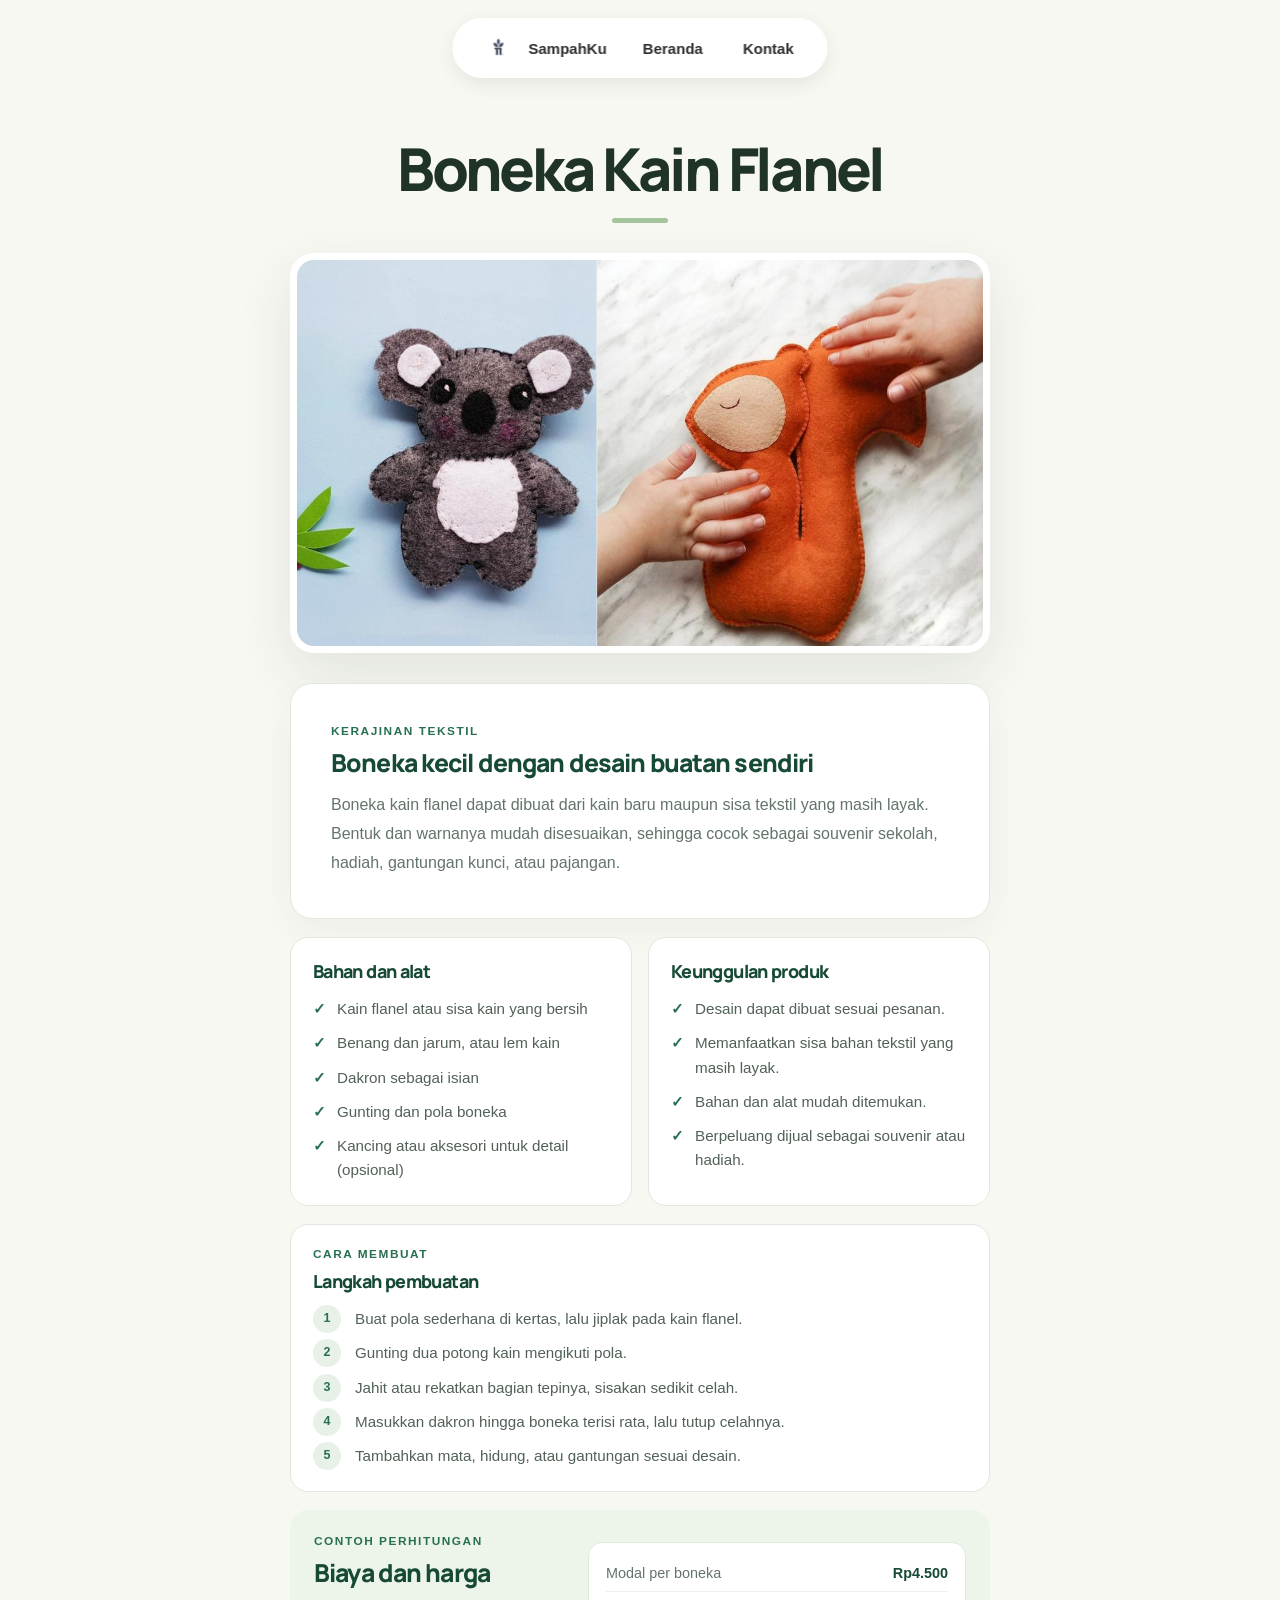
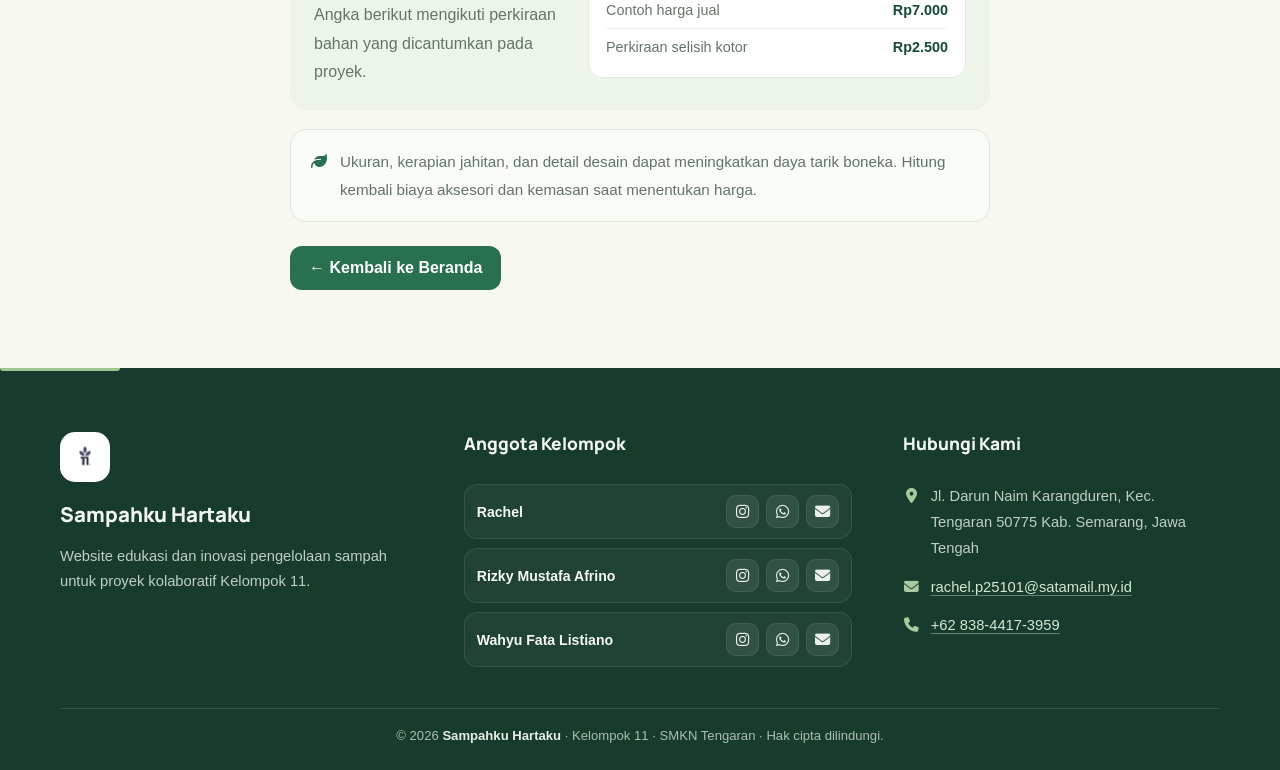
<file: boneka/index.html>
<!DOCTYPE html>
<html lang="id">
<head>
  <meta charset="UTF-8">
  <meta name="viewport" content="width=device-width, initial-scale=1.0">
  <meta http-equiv="X-UA-Compatible" content="ie=edge">
   <link rel="stylesheet" href="https://cdnjs.cloudflare.com/ajax/libs/font-awesome/6.5.0/css/all.min.css">
  <link rel="stylesheet" href="css/style.css">
  <title>Boneka Kain Flanel</title>
  <link rel="stylesheet" href="../assets/css/product-content.css">
  <link rel="stylesheet" href="../assets/css/footer-modern.css">
</head>
<body>
   <nav class="nav">
    <div class="logo">
      <img src="../assets/gambar/logo.png" alt="Logo" class="logo-img">
      <div style="font-size:15px" onclick="window.location.href='index.html'">SampahKu</div>
    </div>

    <div class="nav-links">
      <a href="../index.html">Beranda</a>
      <a href="#kontak">Kontak</a>
    </div>

    <div class="hamburger" id="hamburger">
      <span></span>
      <span></span>
      <span></span>
    </div>

    <div class="nav-dropdown" id="navDropdown">
      <a href="../index.html">Beranda</a>
      <a href="#kontak">Kontak</a>
    </div>
  </nav>

    <div class="container">
    <h1 class="text">Boneka Kain Flanel</h1>
    <img src="../assets/gambar/boneka.jpg" class="gambar" alt="Boneka yang dibuat dari kain flanel">
    <main class="product-content">
      <section class="pc-intro"><span class="pc-eyebrow">Kerajinan tekstil</span><h2>Boneka kecil dengan desain buatan sendiri</h2><p>Boneka kain flanel dapat dibuat dari kain baru maupun sisa tekstil yang masih layak. Bentuk dan warnanya mudah disesuaikan, sehingga cocok sebagai souvenir sekolah, hadiah, gantungan kunci, atau pajangan.</p></section>
      <div class="pc-grid">
        <section class="pc-card"><h2>Bahan dan alat</h2><ul class="pc-list"><li>Kain flanel atau sisa kain yang bersih</li><li>Benang dan jarum, atau lem kain</li><li>Dakron sebagai isian</li><li>Gunting dan pola boneka</li><li>Kancing atau aksesori untuk detail (opsional)</li></ul></section>
        <section class="pc-card"><h2>Keunggulan produk</h2><ul class="pc-list"><li>Desain dapat dibuat sesuai pesanan.</li><li>Memanfaatkan sisa bahan tekstil yang masih layak.</li><li>Bahan dan alat mudah ditemukan.</li><li>Berpeluang dijual sebagai souvenir atau hadiah.</li></ul></section>
      </div>
      <section class="pc-card"><span class="pc-eyebrow">Cara membuat</span><h2>Langkah pembuatan</h2><ol class="pc-list numbered"><li>Buat pola sederhana di kertas, lalu jiplak pada kain flanel.</li><li>Gunting dua potong kain mengikuti pola.</li><li>Jahit atau rekatkan bagian tepinya, sisakan sedikit celah.</li><li>Masukkan dakron hingga boneka terisi rata, lalu tutup celahnya.</li><li>Tambahkan mata, hidung, atau gantungan sesuai desain.</li></ol></section>
      <section class="pc-price"><div><span class="pc-eyebrow">Contoh perhitungan</span><h2>Biaya dan harga</h2><p>Angka berikut mengikuti perkiraan bahan yang dicantumkan pada proyek.</p></div><dl><div><dt>Modal per boneka</dt><dd>Rp4.500</dd></div><div><dt>Contoh harga jual</dt><dd>Rp7.000</dd></div><div><dt>Perkiraan selisih kotor</dt><dd>Rp2.500</dd></div></dl></section>
      <aside class="pc-takeaway"><i class="fas fa-leaf" aria-hidden="true"></i><p>Ukuran, kerapian jahitan, dan detail desain dapat meningkatkan daya tarik boneka. Hitung kembali biaya aksesori dan kemasan saat menentukan harga.</p></aside>
    </main>
    <a href="../index.html" class="btn-back pc-back">← Kembali ke Beranda</a>
  </div>

<footer class="footer">
  <div class="footer-container">
    <div class="footer-brand">
      <img src="../assets/gambar/logo.png" alt="Logo" class="footer-logo">
      <h3>Sampahku Hartaku</h3>
      <p>Website edukasi dan inovasi pengelolaan sampah untuk proyek kolaboratif Kelompok 11.</p>
    </div>

    <div class="footer-team">
      <h4>Anggota Kelompok</h4>
      <div class="member-footer">
        <h5>Rachel</h5>
        <div class="social-icons">
          <a href="https://instagram.com/racchell.a" target="_blank" rel="noopener noreferrer" aria-label="Instagram"><i class="fab fa-instagram"></i></a>
          <a href="https://wa.me/6283142612230" target="_blank" rel="noopener noreferrer" aria-label="WhatsApp"><i class="fab fa-whatsapp"></i></a>
          <a href="mailto:rachel.p25101@satamail.my.id" aria-label="Kirim email"><i class="fas fa-envelope"></i></a>
        </div>
      </div>

      <div class="member-footer">
        <h5>Rizky Mustafa Afrino</h5>
        <div class="social-icons">
          <a href="https://instagram.com/riz_456d" target="_blank" rel="noopener noreferrer" aria-label="Instagram"><i class="fab fa-instagram"></i></a>
          <a href="https://wa.me/6282326744030" target="_blank" rel="noopener noreferrer" aria-label="WhatsApp"><i class="fab fa-whatsapp"></i></a>
          <a href="mailto:rizkymustafa21@gmail.com" aria-label="Kirim email"><i class="fas fa-envelope"></i></a>
        </div>
      </div>

      <div class="member-footer">
        <h5>Wahyu Fata Listiano</h5>
        <div class="social-icons">
          <a href="https://instagram.com/pat4_li" target="_blank" rel="noopener noreferrer" aria-label="Instagram"><i class="fab fa-instagram"></i></a>
          <a href="https://wa.me/6283844173959" target="_blank" rel="noopener noreferrer" aria-label="WhatsApp"><i class="fab fa-whatsapp"></i></a>
          <a href="mailto:wahyu.p25137@satamail.my.id" aria-label="Kirim email"><i class="fas fa-envelope"></i></a>
        </div>
      </div>
    </div>

    <div class="footer-contact" id="kontak">
      <h4>Hubungi Kami</h4>
      <p><i class="fas fa-map-marker-alt"></i>Jl. Darun Naim Karangduren, Kec. Tengaran 50775 Kab. Semarang, Jawa Tengah</p>
      <p><i class="fas fa-envelope"></i><a href="mailto:rachel.p25101@satamail.my.id">rachel.p25101@satamail.my.id</a></p>
      <p><i class="fas fa-phone"></i><a href="tel:+6283844173959">+62 838-4417-3959</a></p>
    </div>
  </div>
  
  <div class="footer-bottom"><p>© 2026 <strong>Sampahku Hartaku</strong> · Kelompok 11 · SMKN Tengaran · Hak cipta dilindungi.</p></div>
</footer>
   <script src="../assets/javascript/script.js"></script>
 </body>
</html>
</file>
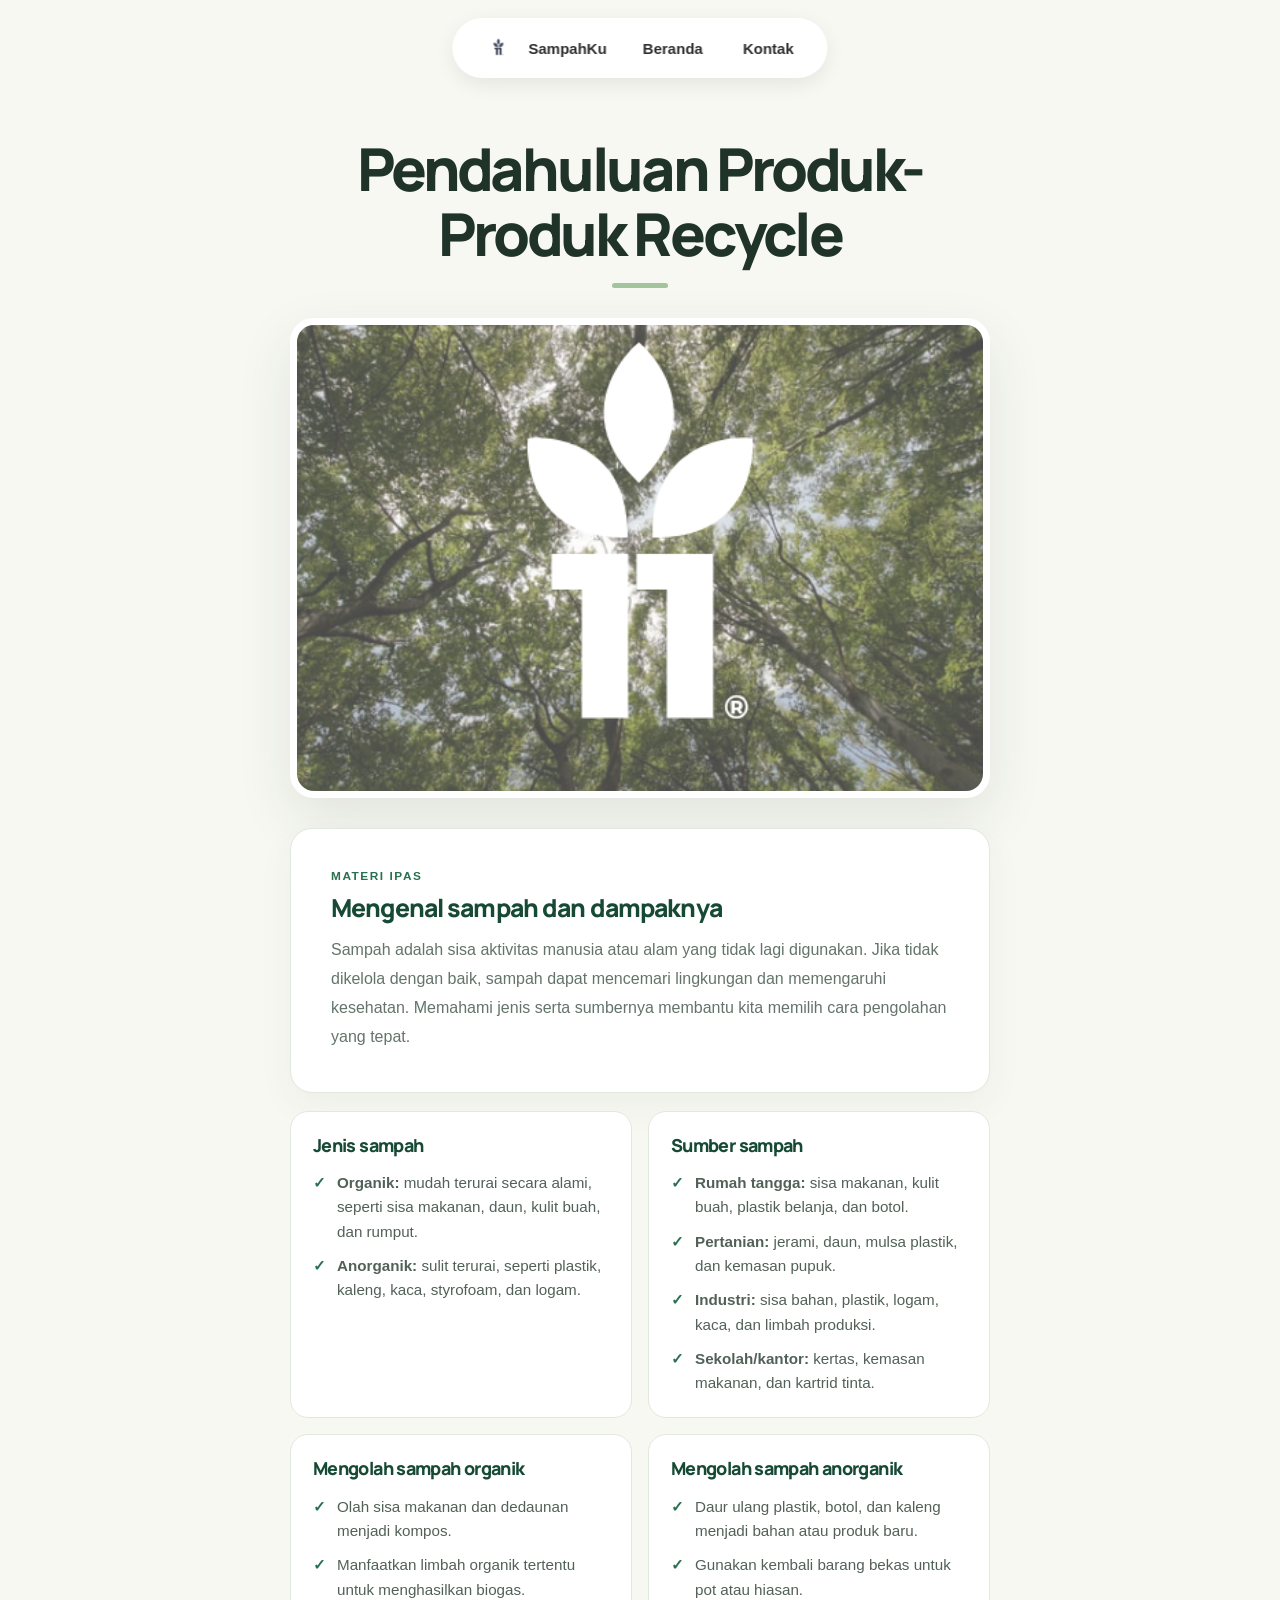
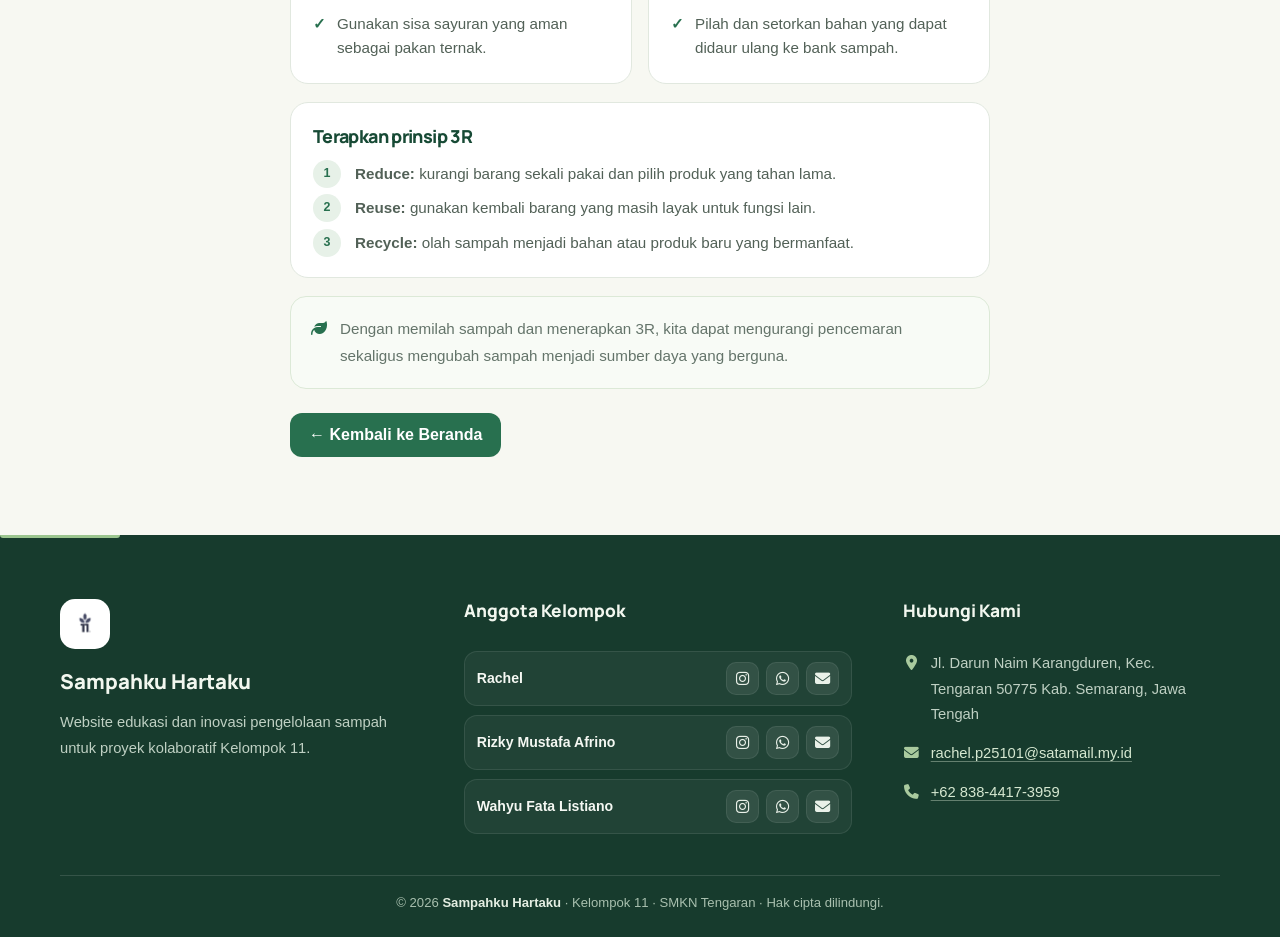
<file: ipas/index.html>
<!DOCTYPE html>
<html lang="id">
<head>
  <meta charset="UTF-8">
  <meta name="viewport" content="width=device-width, initial-scale=1.0">
  <meta http-equiv="X-UA-Compatible" content="ie=edge">
   <link rel="stylesheet" href="https://cdnjs.cloudflare.com/ajax/libs/font-awesome/6.5.0/css/all.min.css">
  <link rel="stylesheet" href="style.css">
  <title>Pendahuluan Produk-Produk Recycle</title>
  <link rel="stylesheet" href="../assets/css/product-content.css">
  <link rel="stylesheet" href="../assets/css/footer-modern.css">
</head>
<body>
   <nav class="nav">
    <div class="logo">
      <img src="../assets/gambar/logo.png" alt="Logo" class="logo-img">
      <div style="font-size:15px" onclick="window.location.href='index.html'">SampahKu</div>
    </div>

    <div class="nav-links">
      <a href="../index.html">Beranda</a>
      <a href="#kontak">Kontak</a>
    </div>

    <div class="hamburger" id="hamburger">
      <span></span>
      <span></span>
      <span></span>
    </div>

    <div class="nav-dropdown" id="navDropdown">
      <a href="../index.html">Beranda</a>
      <a href="#kontak">Kontak</a>
    </div>
  </nav>

    <div class="container">
    <h1 class="title">Pendahuluan Produk-Produk Recycle</h1>
    <img src="../assets/gambar/ipas.png" class="gambar" alt="Ilustrasi materi pengolahan sampah">
    <main class="product-content">
      <section class="pc-intro"><span class="pc-eyebrow">Materi IPAS</span><h2>Mengenal sampah dan dampaknya</h2><p>Sampah adalah sisa aktivitas manusia atau alam yang tidak lagi digunakan. Jika tidak dikelola dengan baik, sampah dapat mencemari lingkungan dan memengaruhi kesehatan. Memahami jenis serta sumbernya membantu kita memilih cara pengolahan yang tepat.</p></section>
      <div class="pc-grid">
        <section class="pc-card"><h2>Jenis sampah</h2><ul class="pc-list"><li><strong>Organik:</strong> mudah terurai secara alami, seperti sisa makanan, daun, kulit buah, dan rumput.</li><li><strong>Anorganik:</strong> sulit terurai, seperti plastik, kaleng, kaca, styrofoam, dan logam.</li></ul></section>
        <section class="pc-card"><h2>Sumber sampah</h2><ul class="pc-list"><li><strong>Rumah tangga:</strong> sisa makanan, kulit buah, plastik belanja, dan botol.</li><li><strong>Pertanian:</strong> jerami, daun, mulsa plastik, dan kemasan pupuk.</li><li><strong>Industri:</strong> sisa bahan, plastik, logam, kaca, dan limbah produksi.</li><li><strong>Sekolah/kantor:</strong> kertas, kemasan makanan, dan kartrid tinta.</li></ul></section>
        <section class="pc-card"><h2>Mengolah sampah organik</h2><ul class="pc-list"><li>Olah sisa makanan dan dedaunan menjadi kompos.</li><li>Manfaatkan limbah organik tertentu untuk menghasilkan biogas.</li><li>Gunakan sisa sayuran yang aman sebagai pakan ternak.</li></ul></section>
        <section class="pc-card"><h2>Mengolah sampah anorganik</h2><ul class="pc-list"><li>Daur ulang plastik, botol, dan kaleng menjadi bahan atau produk baru.</li><li>Gunakan kembali barang bekas untuk pot atau hiasan.</li><li>Pilah dan setorkan bahan yang dapat didaur ulang ke bank sampah.</li></ul></section>
      </div>
      <section class="pc-card"><h2>Terapkan prinsip 3R</h2><ol class="pc-list numbered"><li><strong>Reduce:</strong> kurangi barang sekali pakai dan pilih produk yang tahan lama.</li><li><strong>Reuse:</strong> gunakan kembali barang yang masih layak untuk fungsi lain.</li><li><strong>Recycle:</strong> olah sampah menjadi bahan atau produk baru yang bermanfaat.</li></ol></section>
      <aside class="pc-takeaway"><i class="fas fa-leaf" aria-hidden="true"></i><p>Dengan memilah sampah dan menerapkan 3R, kita dapat mengurangi pencemaran sekaligus mengubah sampah menjadi sumber daya yang berguna.</p></aside>
    </main>
    <a href="../index.html" class="btn-back pc-back">← Kembali ke Beranda</a>
  </div>
  
  <footer class="footer">
  <div class="footer-container">
    <div class="footer-brand">
      <img src="../assets/gambar/logo.png" alt="Logo" class="footer-logo">
      <h3>Sampahku Hartaku</h3>
      <p>Website edukasi dan inovasi pengelolaan sampah untuk proyek kolaboratif Kelompok 11.</p>
    </div>

    <div class="footer-team">
      <h4>Anggota Kelompok</h4>
      <div class="member-footer">
        <h5>Rachel</h5>
        <div class="social-icons">
          <a href="https://instagram.com/racchell.a" target="_blank" rel="noopener noreferrer" aria-label="Instagram"><i class="fab fa-instagram"></i></a>
          <a href="https://wa.me/6283142612230" target="_blank" rel="noopener noreferrer" aria-label="WhatsApp"><i class="fab fa-whatsapp"></i></a>
          <a href="mailto:rachel.p25101@satamail.my.id" aria-label="Kirim email"><i class="fas fa-envelope"></i></a>
        </div>
      </div>

      <div class="member-footer">
        <h5>Rizky Mustafa Afrino</h5>
        <div class="social-icons">
          <a href="https://instagram.com/riz_456d" target="_blank" rel="noopener noreferrer" aria-label="Instagram"><i class="fab fa-instagram"></i></a>
          <a href="https://wa.me/6282326744030" target="_blank" rel="noopener noreferrer" aria-label="WhatsApp"><i class="fab fa-whatsapp"></i></a>
          <a href="mailto:rizkymustafa21@gmail.com" aria-label="Kirim email"><i class="fas fa-envelope"></i></a>
        </div>
      </div>

      <div class="member-footer">
        <h5>Wahyu Fata Listiano</h5>
        <div class="social-icons">
          <a href="https://instagram.com/pat4_li" target="_blank" rel="noopener noreferrer" aria-label="Instagram"><i class="fab fa-instagram"></i></a>
          <a href="https://wa.me/6283844173959" target="_blank" rel="noopener noreferrer" aria-label="WhatsApp"><i class="fab fa-whatsapp"></i></a>
          <a href="mailto:wahyu.p25137@satamail.my.id" aria-label="Kirim email"><i class="fas fa-envelope"></i></a>
        </div>
      </div>
    </div>

    <div class="footer-contact" id="kontak">
      <h4>Hubungi Kami</h4>
      <p><i class="fas fa-map-marker-alt"></i>Jl. Darun Naim Karangduren, Kec. Tengaran 50775 Kab. Semarang, Jawa Tengah</p>
      <p><i class="fas fa-envelope"></i><a href="mailto:rachel.p25101@satamail.my.id">rachel.p25101@satamail.my.id</a></p>
      <p><i class="fas fa-phone"></i><a href="tel:+6283844173959">+62 838-4417-3959</a></p>
    </div>
  </div>
  
  <div class="footer-bottom"><p>© 2026 <strong>Sampahku Hartaku</strong> · Kelompok 11 · SMKN Tengaran · Hak cipta dilindungi.</p></div>
</footer>
   <script src="../assets/javascript/script.js"></script>
 </body>
</html>
</file>
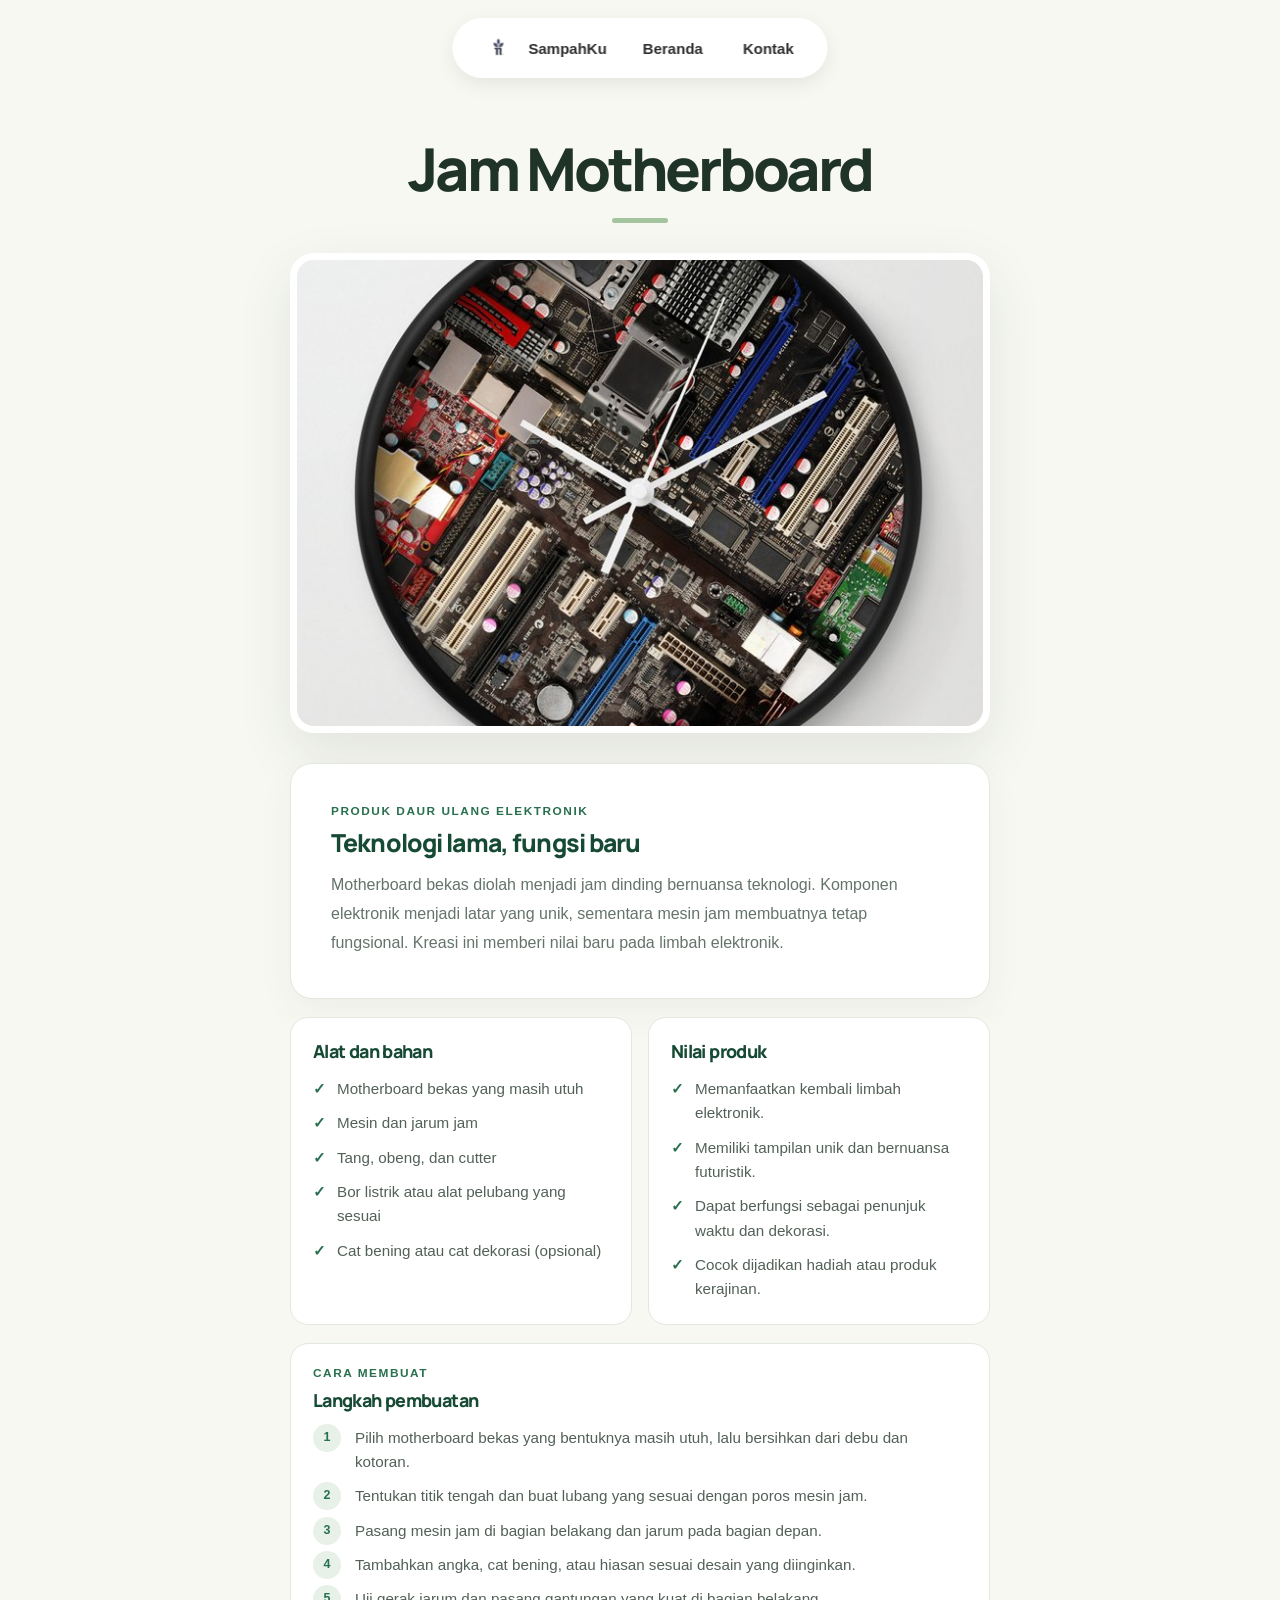
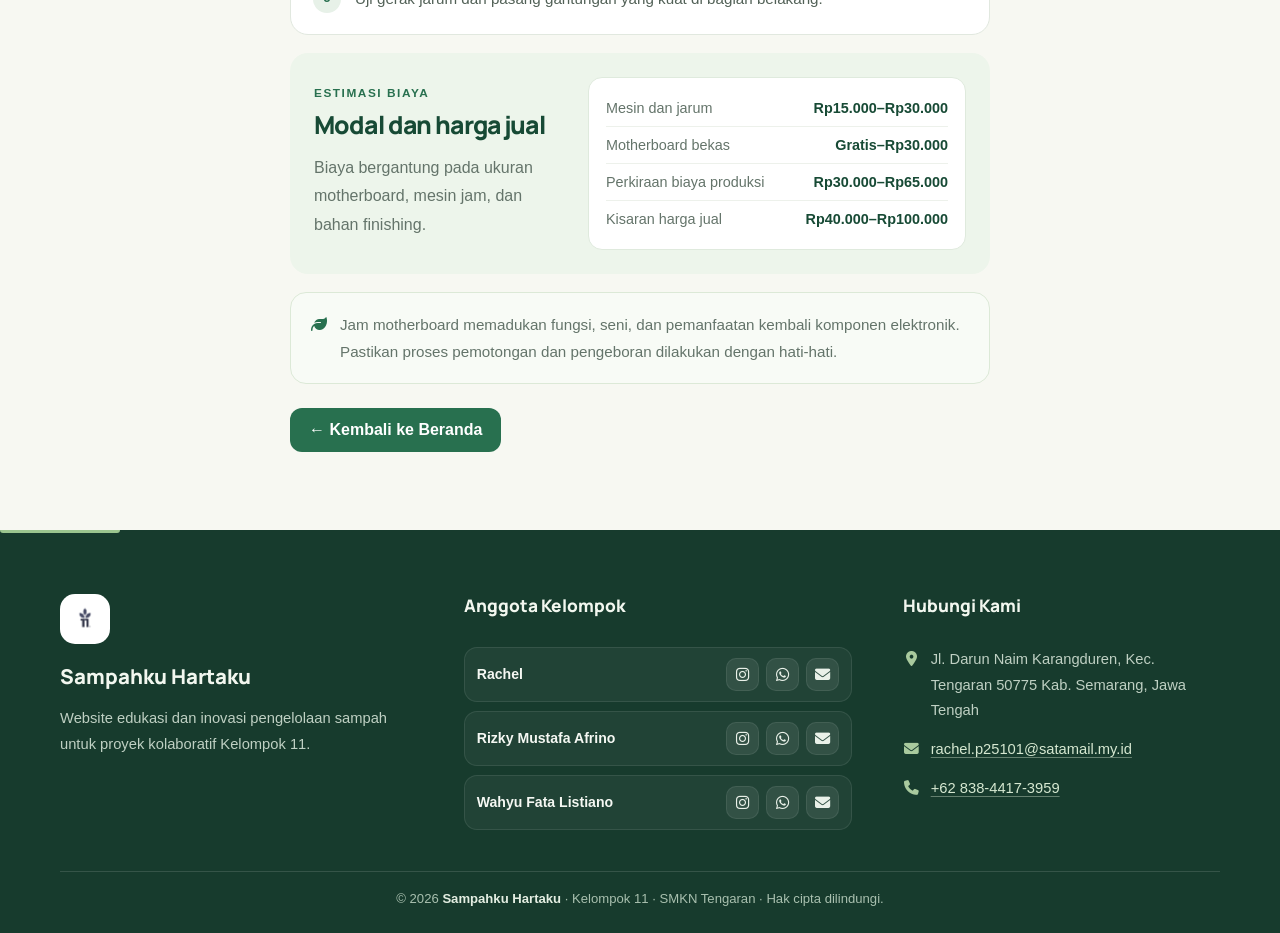
<file: jam_motherboard/index.html>
<!DOCTYPE html>
<html lang="id">
<head>
  <meta charset="UTF-8">
  <meta name="viewport" content="width=device-width, initial-scale=1.0">
  <meta http-equiv="X-UA-Compatible" content="ie=edge">
   <link rel="stylesheet" href="https://cdnjs.cloudflare.com/ajax/libs/font-awesome/6.5.0/css/all.min.css">
  <link rel="stylesheet" href="css/jam_mobo.css">
  <title>Produk Jam Motherboard</title>
  <link rel="stylesheet" href="../assets/css/product-content.css">
  <link rel="stylesheet" href="../assets/css/footer-modern.css">
</head>
<body>
   <nav class="nav">
    <div class="logo">
      <img src="../assets/gambar/logo.png" alt="Logo" class="logo-img">
      <div style="font-size:15px" onclick="window.location.href='index.html'">SampahKu</div>
    </div>

    <div class="nav-links">
      <a href="../index.html">Beranda</a>
      <a href="#kontak">Kontak</a>
    </div>

    <div class="hamburger" id="hamburger">
      <span></span>
      <span></span>
      <span></span>
    </div>

    <div class="nav-dropdown" id="navDropdown">
      <a href="../index.html">Beranda</a>
      <a href="#kontak">Kontak</a>
    </div>
  </nav>

    <div class="container">
    <h1 class="title">Jam Motherboard</h1>
    <img src="../assets/gambar/jam.jpg" class="jam-img" alt="Jam dinding yang dibuat dari motherboard bekas">
    <main class="product-content">
      <section class="pc-intro"><span class="pc-eyebrow">Produk daur ulang elektronik</span><h2>Teknologi lama, fungsi baru</h2><p>Motherboard bekas diolah menjadi jam dinding bernuansa teknologi. Komponen elektronik menjadi latar yang unik, sementara mesin jam membuatnya tetap fungsional. Kreasi ini memberi nilai baru pada limbah elektronik.</p></section>
      <div class="pc-grid">
        <section class="pc-card"><h2>Alat dan bahan</h2><ul class="pc-list"><li>Motherboard bekas yang masih utuh</li><li>Mesin dan jarum jam</li><li>Tang, obeng, dan cutter</li><li>Bor listrik atau alat pelubang yang sesuai</li><li>Cat bening atau cat dekorasi (opsional)</li></ul></section>
        <section class="pc-card"><h2>Nilai produk</h2><ul class="pc-list"><li>Memanfaatkan kembali limbah elektronik.</li><li>Memiliki tampilan unik dan bernuansa futuristik.</li><li>Dapat berfungsi sebagai penunjuk waktu dan dekorasi.</li><li>Cocok dijadikan hadiah atau produk kerajinan.</li></ul></section>
      </div>
      <section class="pc-card"><span class="pc-eyebrow">Cara membuat</span><h2>Langkah pembuatan</h2><ol class="pc-list numbered"><li>Pilih motherboard bekas yang bentuknya masih utuh, lalu bersihkan dari debu dan kotoran.</li><li>Tentukan titik tengah dan buat lubang yang sesuai dengan poros mesin jam.</li><li>Pasang mesin jam di bagian belakang dan jarum pada bagian depan.</li><li>Tambahkan angka, cat bening, atau hiasan sesuai desain yang diinginkan.</li><li>Uji gerak jarum dan pasang gantungan yang kuat di bagian belakang.</li></ol></section>
      <section class="pc-price"><div><span class="pc-eyebrow">Estimasi biaya</span><h2>Modal dan harga jual</h2><p>Biaya bergantung pada ukuran motherboard, mesin jam, dan bahan finishing.</p></div><dl><div><dt>Mesin dan jarum</dt><dd>Rp15.000–Rp30.000</dd></div><div><dt>Motherboard bekas</dt><dd>Gratis–Rp30.000</dd></div><div><dt>Perkiraan biaya produksi</dt><dd>Rp30.000–Rp65.000</dd></div><div><dt>Kisaran harga jual</dt><dd>Rp40.000–Rp100.000</dd></div></dl></section>
      <aside class="pc-takeaway"><i class="fas fa-leaf" aria-hidden="true"></i><p>Jam motherboard memadukan fungsi, seni, dan pemanfaatan kembali komponen elektronik. Pastikan proses pemotongan dan pengeboran dilakukan dengan hati-hati.</p></aside>
    </main>
    <a href="../index.html" class="btn-back pc-back">← Kembali ke Beranda</a>
  </div>
  
  <footer class="footer">
  <div class="footer-container">
    <div class="footer-brand">
      <img src="../assets/gambar/logo.png" alt="Logo" class="footer-logo">
      <h3>Sampahku Hartaku</h3>
      <p>Website edukasi dan inovasi pengelolaan sampah untuk proyek kolaboratif Kelompok 11.</p>
    </div>

    <div class="footer-team">
      <h4>Anggota Kelompok</h4>
      <div class="member-footer">
        <h5>Rachel</h5>
        <div class="social-icons">
          <a href="https://instagram.com/racchell.a" target="_blank" rel="noopener noreferrer" aria-label="Instagram"><i class="fab fa-instagram"></i></a>
          <a href="https://wa.me/6283142612230" target="_blank" rel="noopener noreferrer" aria-label="WhatsApp"><i class="fab fa-whatsapp"></i></a>
          <a href="mailto:rachel.p25101@satamail.my.id" aria-label="Kirim email"><i class="fas fa-envelope"></i></a>
        </div>
      </div>

      <div class="member-footer">
        <h5>Rizky Mustafa Afrino</h5>
        <div class="social-icons">
          <a href="https://instagram.com/riz_456d" target="_blank" rel="noopener noreferrer" aria-label="Instagram"><i class="fab fa-instagram"></i></a>
          <a href="https://wa.me/6282326744030" target="_blank" rel="noopener noreferrer" aria-label="WhatsApp"><i class="fab fa-whatsapp"></i></a>
          <a href="mailto:rizkymustafa21@gmail.com" aria-label="Kirim email"><i class="fas fa-envelope"></i></a>
        </div>
      </div>

      <div class="member-footer">
        <h5>Wahyu Fata Listiano</h5>
        <div class="social-icons">
          <a href="https://instagram.com/pat4_li" target="_blank" rel="noopener noreferrer" aria-label="Instagram"><i class="fab fa-instagram"></i></a>
          <a href="https://wa.me/6283844173959" target="_blank" rel="noopener noreferrer" aria-label="WhatsApp"><i class="fab fa-whatsapp"></i></a>
          <a href="mailto:wahyu.p25137@satamail.my.id" aria-label="Kirim email"><i class="fas fa-envelope"></i></a>
        </div>
      </div>
    </div>

    <div class="footer-contact" id="kontak">
      <h4>Hubungi Kami</h4>
      <p><i class="fas fa-map-marker-alt"></i>Jl. Darun Naim Karangduren, Kec. Tengaran 50775 Kab. Semarang, Jawa Tengah</p>
      <p><i class="fas fa-envelope"></i><a href="mailto:rachel.p25101@satamail.my.id">rachel.p25101@satamail.my.id</a></p>
      <p><i class="fas fa-phone"></i><a href="tel:+6283844173959">+62 838-4417-3959</a></p>
    </div>
  </div>
  
  <div class="footer-bottom"><p>© 2026 <strong>Sampahku Hartaku</strong> · Kelompok 11 · SMKN Tengaran · Hak cipta dilindungi.</p></div>
</footer>
   <script src="../assets/javascript/script.js"></script>
 </body>
</html>
</file>
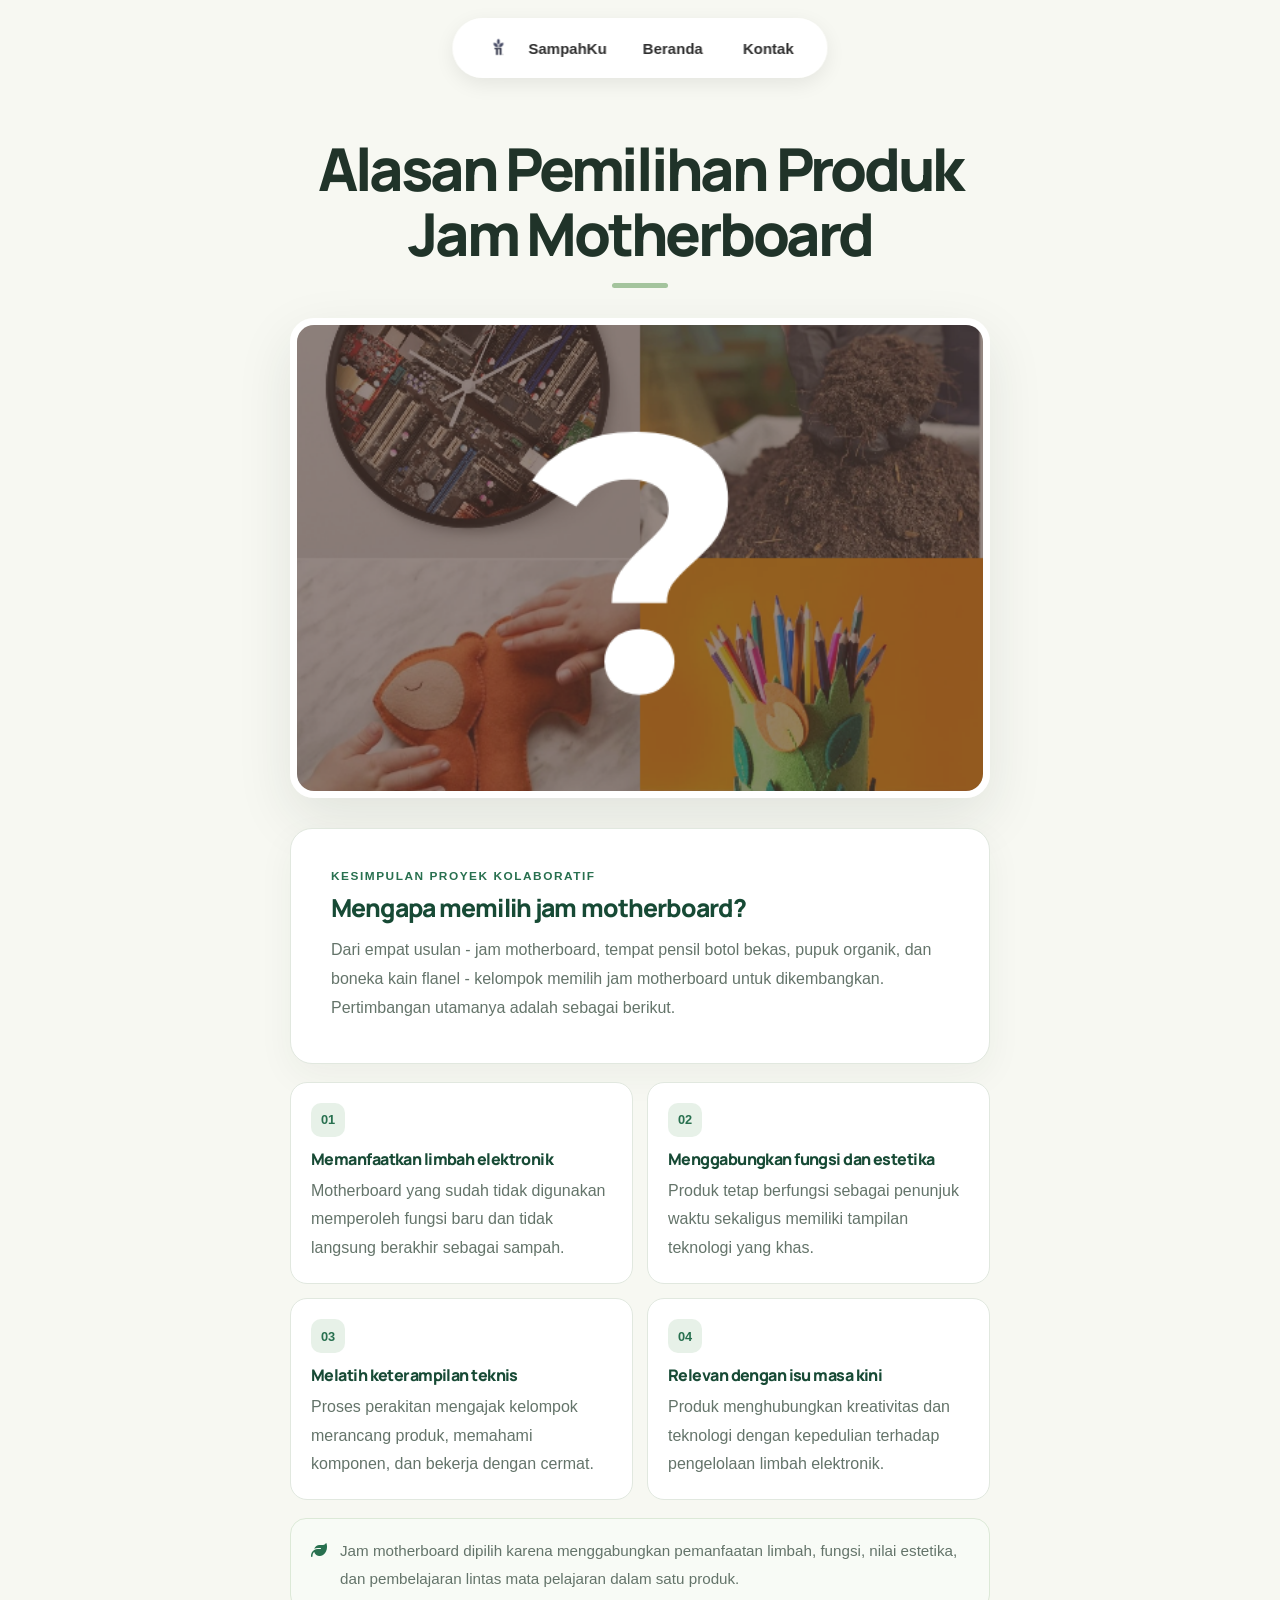
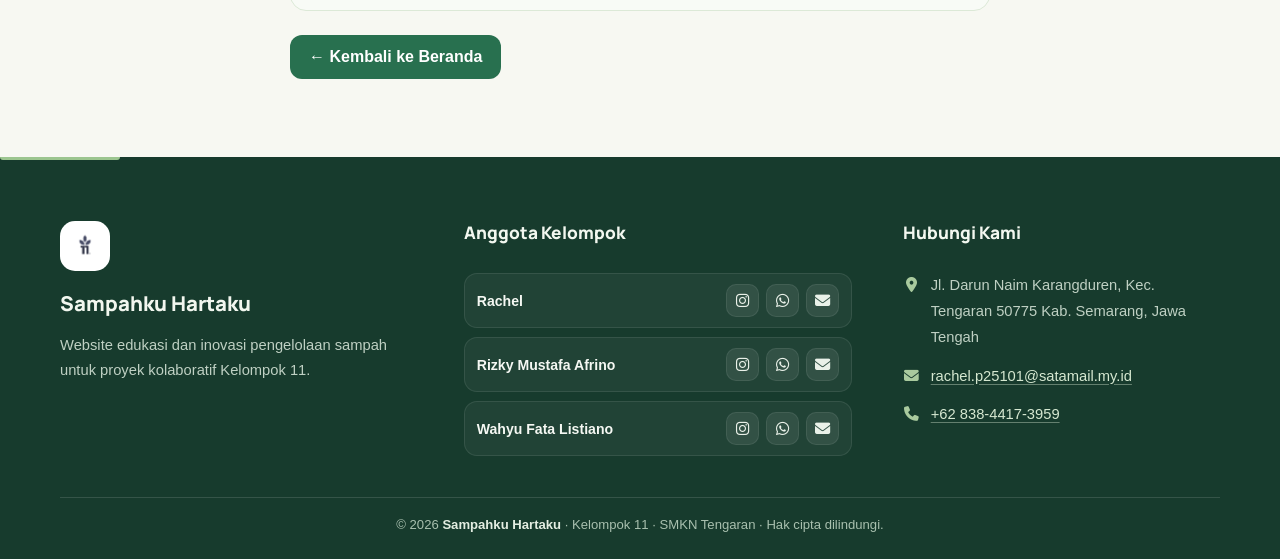
<file: kesimpulan/index.html>
<!DOCTYPE html>
<html lang="id">
<head>
  <meta charset="UTF-8">
  <meta name="viewport" content="width=device-width, initial-scale=1.0">
  <meta http-equiv="X-UA-Compatible" content="ie=edge">
   <link rel="stylesheet" href="https://cdnjs.cloudflare.com/ajax/libs/font-awesome/6.5.0/css/all.min.css">
  <link rel="stylesheet" href="style.css">
  <title>Kesimpulan</title>
  <link rel="stylesheet" href="../assets/css/product-content.css">
  <link rel="stylesheet" href="../assets/css/footer-modern.css">
</head>
<body>
   <nav class="nav">
    <div class="logo">
      <img src="../assets/gambar/logo.png" alt="Logo" class="logo-img">
      <div style="font-size:15px" onclick="window.location.href='index.html'">SampahKu</div>
    </div>

    <div class="nav-links">
      <a href="../index.html">Beranda</a>
      <a href="#kontak">Kontak</a>
    </div>

    <div class="hamburger" id="hamburger">
      <span></span>
      <span></span>
      <span></span>
    </div>

    <div class="nav-dropdown" id="navDropdown">
      <a href="../index.html">Beranda</a>
      <a href="#kontak">Kontak</a>
    </div>
  </nav>

    <div class="container">
    <h1 class="text">Alasan Pemilihan Produk Jam Motherboard</h1>
    <img src="../assets/gambar/kesimpulan.png" class="gambar" alt="Ilustrasi kesimpulan pemilihan produk kolaboratif">
    <main class="product-content">
      <section class="pc-intro"><span class="pc-eyebrow">Kesimpulan proyek kolaboratif</span><h2>Mengapa memilih jam motherboard?</h2><p>Dari empat usulan - jam motherboard, tempat pensil botol bekas, pupuk organik, dan boneka kain flanel - kelompok memilih jam motherboard untuk dikembangkan. Pertimbangan utamanya adalah sebagai berikut.</p></section>
      <div class="pc-reasons">
        <article class="pc-reason"><span>01</span><h2>Memanfaatkan limbah elektronik</h2><p>Motherboard yang sudah tidak digunakan memperoleh fungsi baru dan tidak langsung berakhir sebagai sampah.</p></article>
        <article class="pc-reason"><span>02</span><h2>Menggabungkan fungsi dan estetika</h2><p>Produk tetap berfungsi sebagai penunjuk waktu sekaligus memiliki tampilan teknologi yang khas.</p></article>
        <article class="pc-reason"><span>03</span><h2>Melatih keterampilan teknis</h2><p>Proses perakitan mengajak kelompok merancang produk, memahami komponen, dan bekerja dengan cermat.</p></article>
        <article class="pc-reason"><span>04</span><h2>Relevan dengan isu masa kini</h2><p>Produk menghubungkan kreativitas dan teknologi dengan kepedulian terhadap pengelolaan limbah elektronik.</p></article>
      </div>
      <aside class="pc-takeaway"><i class="fas fa-leaf" aria-hidden="true"></i><p>Jam motherboard dipilih karena menggabungkan pemanfaatan limbah, fungsi, nilai estetika, dan pembelajaran lintas mata pelajaran dalam satu produk.</p></aside>
    </main>
    <a href="../index.html" class="btn-back pc-back">← Kembali ke Beranda</a>
  </div>

<footer class="footer">
  <div class="footer-container">
    <div class="footer-brand">
      <img src="../assets/gambar/logo.png" alt="Logo" class="footer-logo">
      <h3>Sampahku Hartaku</h3>
      <p>Website edukasi dan inovasi pengelolaan sampah untuk proyek kolaboratif Kelompok 11.</p>
    </div>

    <div class="footer-team">
      <h4>Anggota Kelompok</h4>
      <div class="member-footer">
        <h5>Rachel</h5>
        <div class="social-icons">
          <a href="https://instagram.com/racchell.a" target="_blank" rel="noopener noreferrer" aria-label="Instagram"><i class="fab fa-instagram"></i></a>
          <a href="https://wa.me/6283142612230" target="_blank" rel="noopener noreferrer" aria-label="WhatsApp"><i class="fab fa-whatsapp"></i></a>
          <a href="mailto:rachel.p25101@satamail.my.id" aria-label="Kirim email"><i class="fas fa-envelope"></i></a>
        </div>
      </div>

      <div class="member-footer">
        <h5>Rizky Mustafa Afrino</h5>
        <div class="social-icons">
          <a href="https://instagram.com/riz_456d" target="_blank" rel="noopener noreferrer" aria-label="Instagram"><i class="fab fa-instagram"></i></a>
          <a href="https://wa.me/6282326744030" target="_blank" rel="noopener noreferrer" aria-label="WhatsApp"><i class="fab fa-whatsapp"></i></a>
          <a href="mailto:rizkymustafa21@gmail.com" aria-label="Kirim email"><i class="fas fa-envelope"></i></a>
        </div>
      </div>

      <div class="member-footer">
        <h5>Wahyu Fata Listiano</h5>
        <div class="social-icons">
          <a href="https://instagram.com/pat4_li" target="_blank" rel="noopener noreferrer" aria-label="Instagram"><i class="fab fa-instagram"></i></a>
          <a href="https://wa.me/6283844173959" target="_blank" rel="noopener noreferrer" aria-label="WhatsApp"><i class="fab fa-whatsapp"></i></a>
          <a href="mailto:wahyu.p25137@satamail.my.id" aria-label="Kirim email"><i class="fas fa-envelope"></i></a>
        </div>
      </div>
    </div>

    <div class="footer-contact" id="kontak">
      <h4>Hubungi Kami</h4>
      <p><i class="fas fa-map-marker-alt"></i>Jl. Darun Naim Karangduren, Kec. Tengaran 50775 Kab. Semarang, Jawa Tengah</p>
      <p><i class="fas fa-envelope"></i><a href="mailto:rachel.p25101@satamail.my.id">rachel.p25101@satamail.my.id</a></p>
      <p><i class="fas fa-phone"></i><a href="tel:+6283844173959">+62 838-4417-3959</a></p>
    </div>
  </div>
  
  <div class="footer-bottom"><p>© 2026 <strong>Sampahku Hartaku</strong> · Kelompok 11 · SMKN Tengaran · Hak cipta dilindungi.</p></div>
</footer>
   <script src="../assets/javascript/script.js"></script>
 </body>
</html>
</file>
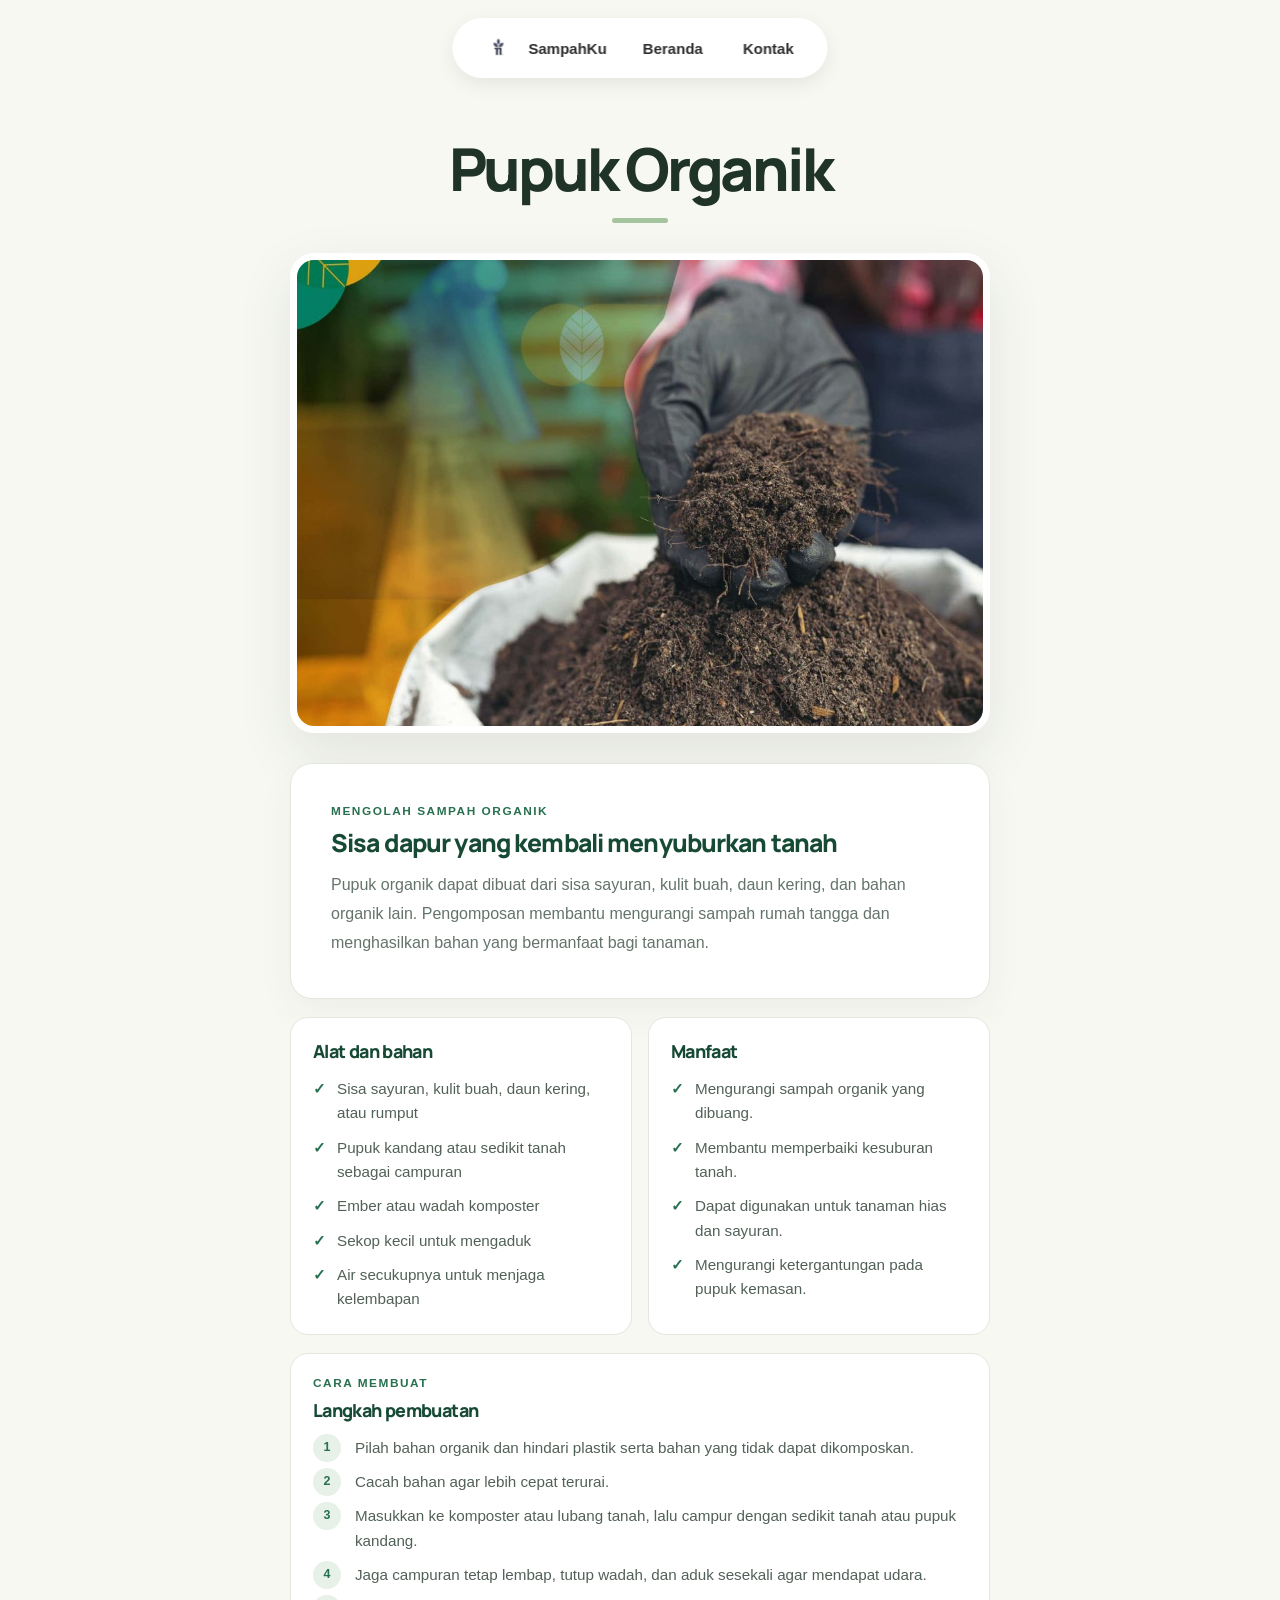
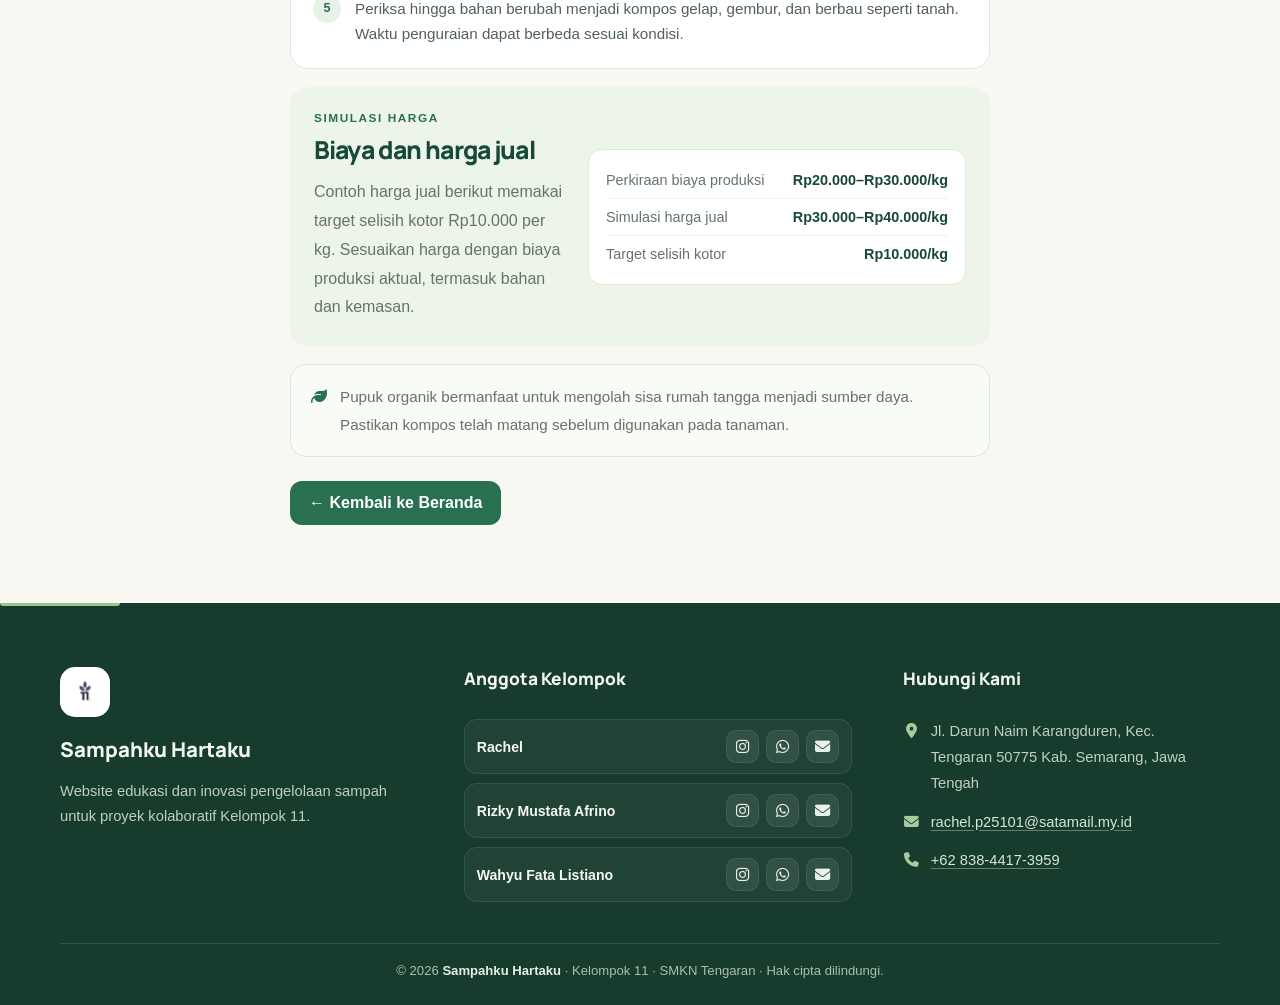
<file: pupuk/index.html>
<!DOCTYPE html>
<html lang="id">
<head>
  <meta charset="UTF-8">
  <meta name="viewport" content="width=device-width, initial-scale=1.0">
  <meta http-equiv="X-UA-Compatible" content="ie=edge">
    <link rel="stylesheet" href="https://cdnjs.cloudflare.com/ajax/libs/font-awesome/6.5.0/css/all.min.css">
  <link rel="stylesheet" href="css/pupuk.css">
  <title>Produk Pupuk Organik</title>
  <link rel="stylesheet" href="../assets/css/product-content.css">
  <link rel="stylesheet" href="../assets/css/footer-modern.css">
</head>
<body>
  <nav class="nav">
    <div class="logo">
      <img src="../assets/gambar/logo.png" alt="Logo" class="logo-img">
      <div style="font-size:15px" onclick="window.location.href='index.html'">SampahKu</div>
    </div>

    <div class="nav-links">
      <a href="../index.html">Beranda</a>
      <a href="#kontak">Kontak</a>
    </div>

    <div class="hamburger" id="hamburger">
      <span></span>
      <span></span>
      <span></span>
    </div>

    <div class="nav-dropdown" id="navDropdown">
      <a href="../index.html">Beranda</a>
      <a href="#kontak">Kontak</a>
    </div>
  </nav>

    <div class="container">
    <h1 class="text">Pupuk Organik</h1>
    <img src="../assets/gambar/pupuk.jpg" class="gambar" alt="Pupuk organik hasil pengolahan sampah rumah tangga">
    <main class="product-content">
      <section class="pc-intro"><span class="pc-eyebrow">Mengolah sampah organik</span><h2>Sisa dapur yang kembali menyuburkan tanah</h2><p>Pupuk organik dapat dibuat dari sisa sayuran, kulit buah, daun kering, dan bahan organik lain. Pengomposan membantu mengurangi sampah rumah tangga dan menghasilkan bahan yang bermanfaat bagi tanaman.</p></section>
      <div class="pc-grid">
        <section class="pc-card"><h2>Alat dan bahan</h2><ul class="pc-list"><li>Sisa sayuran, kulit buah, daun kering, atau rumput</li><li>Pupuk kandang atau sedikit tanah sebagai campuran</li><li>Ember atau wadah komposter</li><li>Sekop kecil untuk mengaduk</li><li>Air secukupnya untuk menjaga kelembapan</li></ul></section>
        <section class="pc-card"><h2>Manfaat</h2><ul class="pc-list"><li>Mengurangi sampah organik yang dibuang.</li><li>Membantu memperbaiki kesuburan tanah.</li><li>Dapat digunakan untuk tanaman hias dan sayuran.</li><li>Mengurangi ketergantungan pada pupuk kemasan.</li></ul></section>
      </div>
      <section class="pc-card"><span class="pc-eyebrow">Cara membuat</span><h2>Langkah pembuatan</h2><ol class="pc-list numbered"><li>Pilah bahan organik dan hindari plastik serta bahan yang tidak dapat dikomposkan.</li><li>Cacah bahan agar lebih cepat terurai.</li><li>Masukkan ke komposter atau lubang tanah, lalu campur dengan sedikit tanah atau pupuk kandang.</li><li>Jaga campuran tetap lembap, tutup wadah, dan aduk sesekali agar mendapat udara.</li><li>Periksa hingga bahan berubah menjadi kompos gelap, gembur, dan berbau seperti tanah. Waktu penguraian dapat berbeda sesuai kondisi.</li></ol></section>
            <section class="pc-price"><div><span class="pc-eyebrow">Simulasi harga</span><h2>Biaya dan harga jual</h2><p>Contoh harga jual berikut memakai target selisih kotor Rp10.000 per kg. Sesuaikan harga dengan biaya produksi aktual, termasuk bahan dan kemasan.</p></div><dl><div><dt>Perkiraan biaya produksi</dt><dd>Rp20.000&ndash;Rp30.000/kg</dd></div><div><dt>Simulasi harga jual</dt><dd>Rp30.000&ndash;Rp40.000/kg</dd></div><div><dt>Target selisih kotor</dt><dd>Rp10.000/kg</dd></div></dl></section>
      <aside class="pc-takeaway"><i class="fas fa-leaf" aria-hidden="true"></i><p>Pupuk organik bermanfaat untuk mengolah sisa rumah tangga menjadi sumber daya. Pastikan kompos telah matang sebelum digunakan pada tanaman.</p></aside>
    </main>
    <a href="../index.html" class="btn-back pc-back">← Kembali ke Beranda</a>
  </div>

 <footer class="footer">
  <div class="footer-container">
    <div class="footer-brand">
      <img src="../assets/gambar/logo.png" alt="Logo" class="footer-logo">
      <h3>Sampahku Hartaku</h3>
      <p>Website edukasi dan inovasi pengelolaan sampah untuk proyek kolaboratif Kelompok 11.</p>
    </div>

    <div class="footer-team">
      <h4>Anggota Kelompok</h4>
      <div class="member-footer">
        <h5>Rachel</h5>
        <div class="social-icons">
          <a href="https://instagram.com/racchell.a" target="_blank" rel="noopener noreferrer" aria-label="Instagram"><i class="fab fa-instagram"></i></a>
          <a href="https://wa.me/6283142612230" target="_blank" rel="noopener noreferrer" aria-label="WhatsApp"><i class="fab fa-whatsapp"></i></a>
          <a href="mailto:rachel.p25101@satamail.my.id" aria-label="Kirim email"><i class="fas fa-envelope"></i></a>
        </div>
      </div>

      <div class="member-footer">
        <h5>Rizky Mustafa Afrino</h5>
        <div class="social-icons">
          <a href="https://instagram.com/riz_456d" target="_blank" rel="noopener noreferrer" aria-label="Instagram"><i class="fab fa-instagram"></i></a>
          <a href="https://wa.me/6282326744030" target="_blank" rel="noopener noreferrer" aria-label="WhatsApp"><i class="fab fa-whatsapp"></i></a>
          <a href="mailto:rizkymustafa21@gmail.com" aria-label="Kirim email"><i class="fas fa-envelope"></i></a>
        </div>
      </div>

      <div class="member-footer">
        <h5>Wahyu Fata Listiano</h5>
        <div class="social-icons">
          <a href="https://instagram.com/pat4_li" target="_blank" rel="noopener noreferrer" aria-label="Instagram"><i class="fab fa-instagram"></i></a>
          <a href="https://wa.me/6283844173959" target="_blank" rel="noopener noreferrer" aria-label="WhatsApp"><i class="fab fa-whatsapp"></i></a>
          <a href="mailto:wahyu.p25137@satamail.my.id" aria-label="Kirim email"><i class="fas fa-envelope"></i></a>
        </div>
      </div>
    </div>

    <div class="footer-contact" id="kontak">
      <h4>Hubungi Kami</h4>
      <p><i class="fas fa-map-marker-alt"></i>Jl. Darun Naim Karangduren, Kec. Tengaran 50775 Kab. Semarang, Jawa Tengah</p>
      <p><i class="fas fa-envelope"></i><a href="mailto:rachel.p25101@satamail.my.id">rachel.p25101@satamail.my.id</a></p>
      <p><i class="fas fa-phone"></i><a href="tel:+6283844173959">+62 838-4417-3959</a></p>
    </div>
  </div>
  
  <div class="footer-bottom"><p>© 2026 <strong>Sampahku Hartaku</strong> · Kelompok 11 · SMKN Tengaran · Hak cipta dilindungi.</p></div>
</footer>
   <script src="../assets/javascript/script.js"></script>
 </body>
</html>
</file>
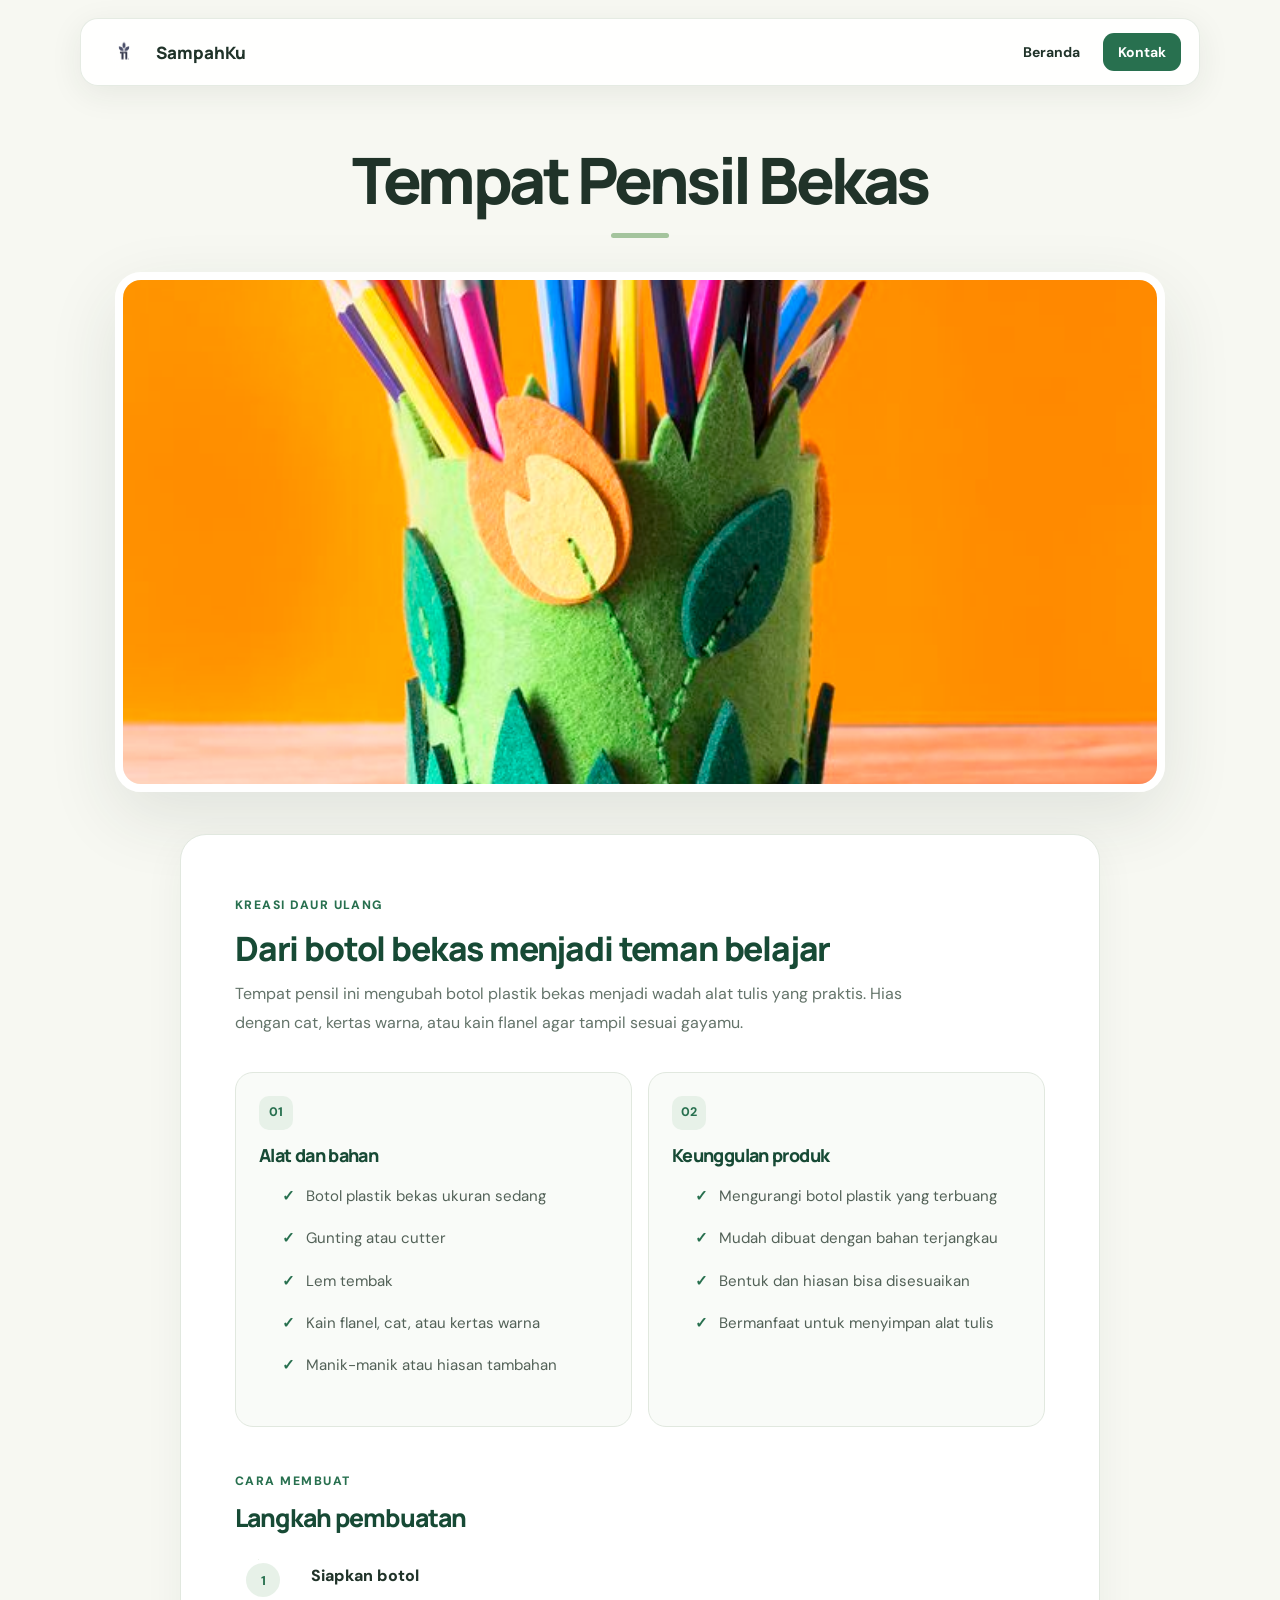
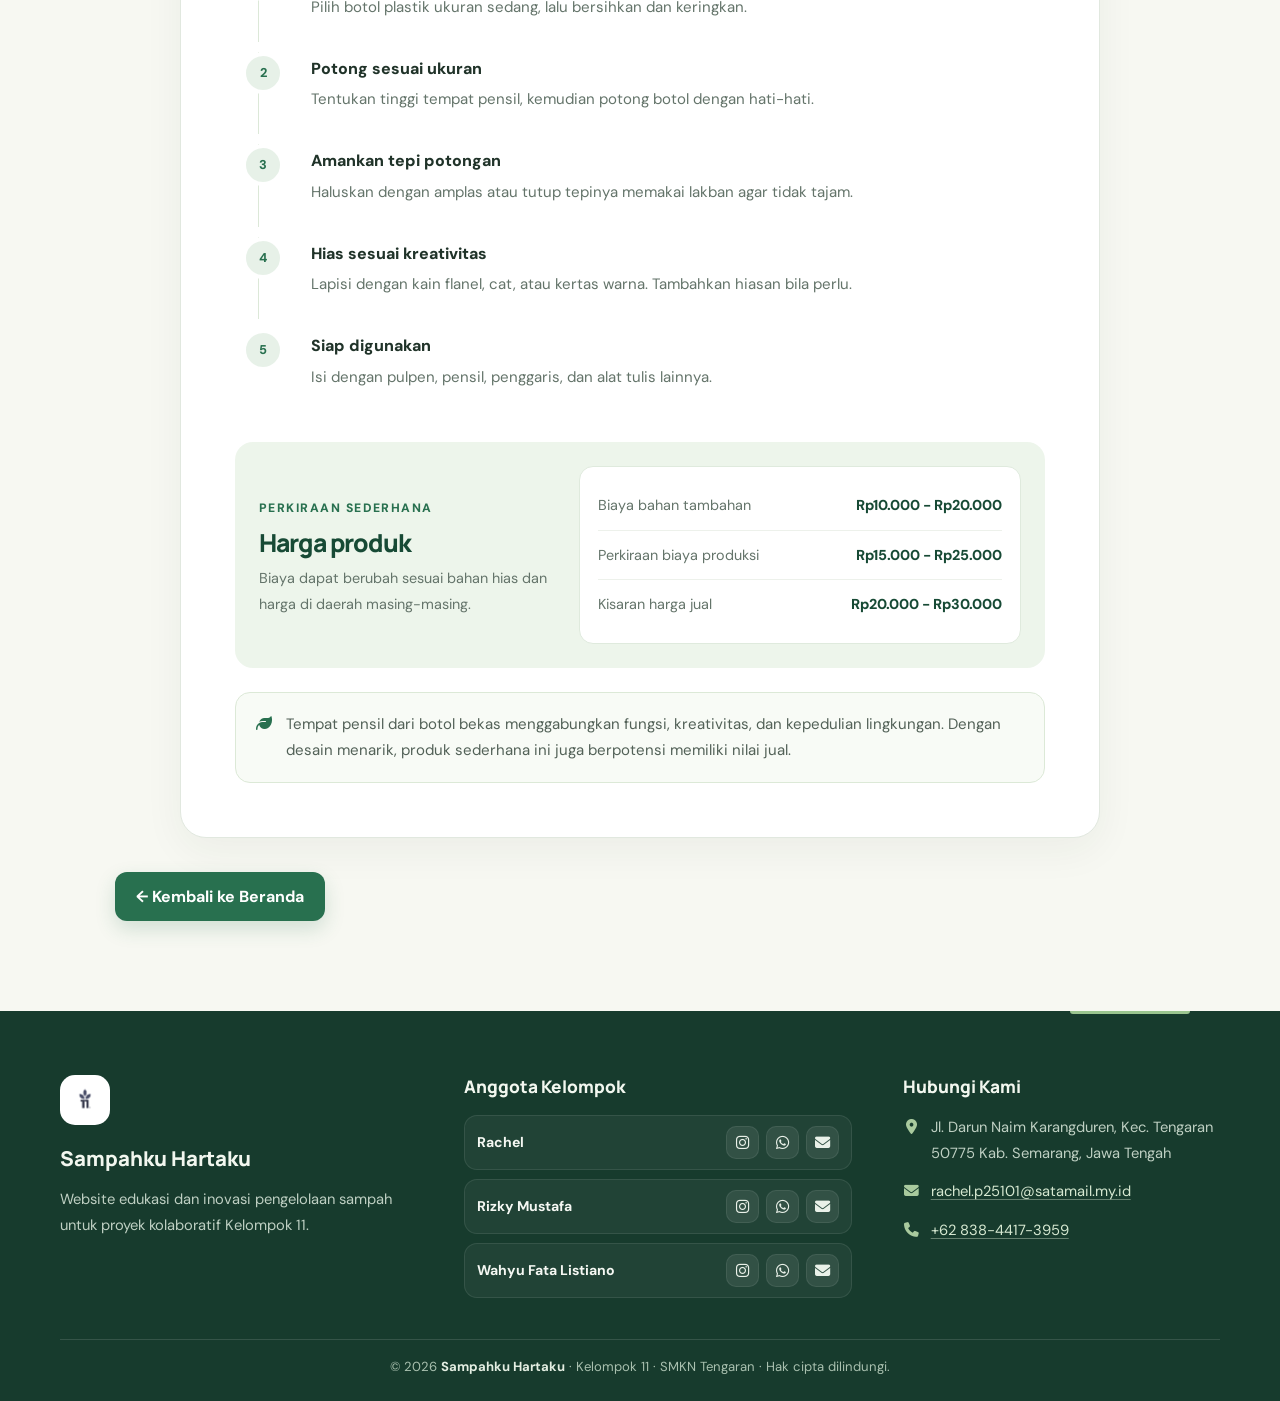
<file: tp/index.html>
<!doctype html>
<html lang="id">
  <head>
    <meta charset="UTF-8" />
    <meta name="viewport" content="width=device-width, initial-scale=1.0" />
    <meta http-equiv="X-UA-Compatible" content="ie=edge" />
    <link
      rel="stylesheet"
      href="https://cdnjs.cloudflare.com/ajax/libs/font-awesome/6.5.0/css/all.min.css"
    />
    <link rel="stylesheet" href="style.css" />
    <title>Produk Tempat Pensil Bekas</title>
    <link rel="stylesheet" href="../assets/css/footer-modern.css">
</head>
  <body>
    <nav class="nav">
      <div class="logo">
        <img src="../assets/gambar/logo.png" alt="Logo" class="logo-img" />
        <div
          style="font-size: 15px"
          onclick="window.location.href = 'index.html'"
        >
          SampahKu
        </div>
      </div>

      <div class="nav-links">
        <a href="../index.html">Beranda</a>
        <a href="#kontak">Kontak</a>
      </div>

      <div class="hamburger" id="hamburger">
        <span></span>
        <span></span>
        <span></span>
      </div>

      <div class="nav-dropdown" id="navDropdown">
        <a href="../index.html">Beranda</a>
        <a href="#kontak">Kontak</a>
      </div>
    </nav>

    <div class="container">
      <h1 class="text">Tempat Pensil Bekas</h1>

      <img
        src="../assets/gambar/tempat-pensil-bekas.png"
        class="gambar"
        alt="Tempat pensil kreatif dari botol plastik bekas"
      />

      <div class="materi">
        <section class="produk-intro" aria-labelledby="tujuan-produk">
          <span class="eyebrow">Kreasi daur ulang</span>
          <h2 id="tujuan-produk">Dari botol bekas menjadi teman belajar</h2>
          <p>
            Tempat pensil ini mengubah botol plastik bekas menjadi wadah alat
            tulis yang praktis. Hias dengan cat, kertas warna, atau kain flanel
            agar tampil sesuai gayamu.
          </p>
        </section>

        <div class="info-grid">
          <section class="info-card" aria-labelledby="bahan-title">
            <span class="section-number">01</span>
            <h2 id="bahan-title">Alat dan bahan</h2>
            <ul class="check-list">
              <li>Botol plastik bekas ukuran sedang</li>
              <li>Gunting atau cutter</li>
              <li>Lem tembak</li>
              <li>Kain flanel, cat, atau kertas warna</li>
              <li>Manik-manik atau hiasan tambahan</li>
            </ul>
          </section>
          <section class="info-card" aria-labelledby="unggulan-title">
            <span class="section-number">02</span>
            <h2 id="unggulan-title">Keunggulan produk</h2>
            <ul class="check-list">
              <li>Mengurangi botol plastik yang terbuang</li>
              <li>Mudah dibuat dengan bahan terjangkau</li>
              <li>Bentuk dan hiasan bisa disesuaikan</li>
              <li>Bermanfaat untuk menyimpan alat tulis</li>
            </ul>
          </section>
        </div>

        <section class="steps-section" aria-labelledby="langkah-title">
          <span class="eyebrow">Cara membuat</span>
          <h2 id="langkah-title">Langkah pembuatan</h2>
          <ol class="steps-list">
            <li>
              <span>Siapkan botol</span>
              <p>
                Pilih botol plastik ukuran sedang, lalu bersihkan dan keringkan.
              </p>
            </li>
            <li>
              <span>Potong sesuai ukuran</span>
              <p>
                Tentukan tinggi tempat pensil, kemudian potong botol dengan
                hati-hati.
              </p>
            </li>
            <li>
              <span>Amankan tepi potongan</span>
              <p>
                Haluskan dengan amplas atau tutup tepinya memakai lakban agar
                tidak tajam.
              </p>
            </li>
            <li>
              <span>Hias sesuai kreativitas</span>
              <p>
                Lapisi dengan kain flanel, cat, atau kertas warna. Tambahkan
                hiasan bila perlu.
              </p>
            </li>
            <li>
              <span>Siap digunakan</span>
              <p>
                Isi dengan pulpen, pensil, penggaris, dan alat tulis lainnya.
              </p>
            </li>
          </ol>
        </section>

        <section class="price-section" aria-labelledby="harga-title">
          <div>
            <span class="eyebrow">Perkiraan sederhana</span>
            <h2 id="harga-title">Harga produk</h2>
            <p>
              Biaya dapat berubah sesuai bahan hias dan harga di daerah
              masing-masing.
            </p>
          </div>
          <dl class="price-list">
            <div>
              <dt>Biaya bahan tambahan</dt>
              <dd>Rp10.000 - Rp20.000</dd>
            </div>
            <div>
              <dt>Perkiraan biaya produksi</dt>
              <dd>Rp15.000 - Rp25.000</dd>
            </div>
            <div>
              <dt>Kisaran harga jual</dt>
              <dd>Rp20.000 - Rp30.000</dd>
            </div>
          </dl>
        </section>

        <section class="closing-note" aria-label="Kesimpulan produk">
          <i class="fas fa-leaf" aria-hidden="true"></i>
          <p>
            Tempat pensil dari botol bekas menggabungkan fungsi, kreativitas,
            dan kepedulian lingkungan. Dengan desain menarik, produk sederhana
            ini juga berpotensi memiliki nilai jual.
          </p>
        </section>
      </div>
      <a href="../index.html" class="btn-back">← Kembali ke Beranda</a>
    </div>

    <footer class="footer">
      <div class="footer-container">
        <div class="footer-brand">
          <img src="../assets/gambar/logo.png" alt="Logo" class="footer-logo" />
          <h3>Sampahku Hartaku</h3>
          <p>Website edukasi dan inovasi pengelolaan sampah untuk proyek kolaboratif Kelompok 11.</p>
        </div>

        <div class="footer-team">
          <h4>Anggota Kelompok</h4>
          <div class="member-footer">
            <h5>Rachel</h5>
            <div class="social-icons">
              <a href="https://instagram.com/racchell.a" target="_blank" rel="noopener noreferrer" aria-label="Instagram"
                ><i class="fab fa-instagram"></i
              ></a>
              <a href="https://wa.me/6283142612230" target="_blank" rel="noopener noreferrer" aria-label="WhatsApp"
                ><i class="fab fa-whatsapp"></i
              ></a>
              <a
                href="mailto:rachel.p25101@satamail.my.id" aria-label="Kirim email"
                ><i class="fas fa-envelope"></i
              ></a>
            </div>
          </div>

          <div class="member-footer">
            <h5>Rizky Mustafa</h5>
            <div class="social-icons">
              <a href="https://instagram.com/riz_456d" target="_blank" rel="noopener noreferrer" aria-label="Instagram"
                ><i class="fab fa-instagram"></i
              ></a>
              <a href="https://wa.me/6282326744030" target="_blank" rel="noopener noreferrer" aria-label="WhatsApp"
                ><i class="fab fa-whatsapp"></i
              ></a>
              <a href="mailto:rizkymustafa21@gmail.com" aria-label="Kirim email"
                ><i class="fas fa-envelope"></i
              ></a>
            </div>
          </div>

          <div class="member-footer">
            <h5>Wahyu Fata Listiano</h5>
            <div class="social-icons">
              <a href="https://instagram.com/pat4_li" target="_blank" rel="noopener noreferrer" aria-label="Instagram"
                ><i class="fab fa-instagram"></i
              ></a>
              <a href="https://wa.me/6283844173959" target="_blank" rel="noopener noreferrer" aria-label="WhatsApp"
                ><i class="fab fa-whatsapp"></i
              ></a>
              <a href="mailto:wahyu.p25137@satamail.my.id" aria-label="Kirim email"
                ><i class="fas fa-envelope"></i
              ></a>
            </div>
          </div>
        </div>

        <div class="footer-contact" id="kontak">
          <h4>Hubungi Kami</h4>
          <p>
            <i class="fas fa-map-marker-alt"></i>Jl. Darun Naim Karangduren,
            Kec. Tengaran 50775 Kab. Semarang, Jawa Tengah
          </p>
          <p><i class="fas fa-envelope"></i><a href="mailto:rachel.p25101@satamail.my.id">rachel.p25101@satamail.my.id</a></p>
          <p><i class="fas fa-phone"></i><a href="tel:+6283844173959">+62 838-4417-3959</a></p>
        </div>
      </div>

      <div class="footer-bottom"><p>© 2026 <strong>Sampahku Hartaku</strong> · Kelompok 11 · SMKN Tengaran · Hak cipta dilindungi.</p></div>
    </footer>
    <script src="../assets/javascript/script.js"></script>
  </body>
</html>
</file>
<file: boneka/css/style.css>
:root{
      --bg:#f3f4ef;
      --accent:#869268;
      --accent-2:#cfd6c6;
      --card:#ffffff;
      --muted:#6b6b6b;
    }

    *{
      margin:0;
      padding:0;
      box-sizing:border-box;
      font-family:"Inter",sans-serif;
    }

    body{
      background:var(--bg);
      color:#1b1b1b;
    }

    .nav {
      position:fixed;
      top:18px;
      left:50%;
      transform:translateX(-50%);
      z-index:100;
      background:rgba(255,255,255,0.95);
      border-radius:999px;
      box-shadow:0 6px 20px rgba(17,17,17,0.08);
      padding:10px 26px;
      display:flex;
      align-items:center;
      gap:28px;
      backdrop-filter:blur(6px);
    }
    
    .nav .logo{
      display:flex;
      align-items:center;
      gap:10px;
      font-weight:700;
      color:#2d2d2d;
    }
    
    .logo-img{
      width: 40px;
      height: 40px;
      border-radius: 8px;
      object-fit: cover;
    }
    
    .nav-links{
      display:flex;
      gap:24px;
    }
    
    .nav a{
      color:#2d2d2d;
      text-decoration:none;
      font-weight:600;
      padding:6px 8px;
      border-radius:8px;
      transition:.2s;
      font-size:15px;
    }
    
    .nav a:hover{
      background:var(--accent-2);
      color:#fff;
      transform:translateY(-2px)
      }

    .hamburger{
      display:none;
      flex-direction:column;
      justify-content:center;
      gap:4px;
      width:24px;
      height:20px;
      cursor:pointer;
    }
    .hamburger span{
      height:3px;
      background:#333;
      border-radius:4px;
      transition:all .3s ease;
    }
    .hamburger.active span:nth-child(1){
      transform:rotate(45deg) translateY(8px);
      }
    .hamburger.active span:nth-child(2){
      opacity:0;
    }
    .hamburger.active span:nth-child(3){
      transform:rotate(-45deg) translateY(-8px);
      }
        
    .nav-dropdown{
      display:none;
      flex-direction:column;
      gap:16px;
      background:rgba(255,255,255,0.98);
      border-radius:16px;
      box-shadow:0 8px 18px rgba(0,0,0,0.1);
      padding:16px 22px;
      position:absolute;
      top:70px;
      right:0;
      width:180px;
      animation:fadeIn .25s ease forwards;
    }
    
    @keyframes fadeIn{
      from{opacity:0;transform:translateY(-10px)}
      to{opacity:1;transform:translateY(0)}
    }

    @media (max-width:680px){
      .nav{
        gap:10px;
        padding:10px 16px;
        justify-content:space-between;
        width:90%;
      }
      .nav-links{display:none;}
      .hamburger{display:flex;}
      .nav.active .nav-dropdown{display:flex;}
    }

@keyframes slideUp {
  from {
    opacity: 0;
    transform: translateY(50px) scale(0.95);
  }
  to {
    opacity: 1;
    transform: translateY(0) scale(1);
  }
}

    .container{
      max-width:700px;
      margin:120px auto 60px;
      padding:20px;
    }

    .title{
      text-align:center;
      font-size:42px;
      font-weight:700;
      margin-bottom:20px;
      color:#323232;
    }

    .gambar{
      width:100%;
      border-radius:14px;
      box-shadow:0 10px 30px rgba(0,0,0,0.15);
      margin-bottom:26px;
      object-fit:cover;
    }

    .materi{
      font-size:18px;
      line-height:1.6;
      color:#444;
      text-align:justify;
      margin-bottom: 20px;
    }
    
    .materi ol{
     width: fit-content;
     margin: 0 auto;
     text-align: left;
     padding-left: 20px;
    }
    
    .alat-bahan {
      list-style: none;
      padding-left: 0;
      margin: 10px 0 34px;
    }
    
    .alat-bahan li {
      position: relative;
      padding-left: 20px;
      margin-bottom: 6px;
      font-size: 18px;
      line-height: 1.6;
      color: #444;
    }
    
    .alat-bahan li::before {
      content: "•";
      position: absolute;
      left: 0;
      top: 0;
      color: var(--accent);
      font-weight: 700;
    }

    .btn-back{
      display:inline-block;
      padding:12px 22px;
      background:var(--accent);
      color:#fff;
      border-radius:10px;
      text-decoration:none;
      font-weight:600;
      transition:.25s;
    }
    .btn-back:hover{
      background:#6e7a53;
      transform:translateY(-2px);
    }
    
.footer {
  background: linear-gradient(135deg, #0a0a0a 0%, #1a1a1a 100%);
  color: #eee;
  padding: 100px 20px 30px;
  font-family: 'Inter', sans-serif;
  position: relative;
  overflow: hidden;
}

.footer::before {
  content: '';
  position: absolute;
  top: 0;
  left: 0;
  right: 0;
  height: 1px;
  background: var(--gradient);
}

.footer-container {
  display: flex;
  flex-wrap: wrap;
  justify-content: space-between;
  gap: 60px;
  max-width: 1300px;
  margin: 0 auto;
  position: relative;
  z-index: 2;
}

.footer-brand {
  flex: 1;
  min-width: 280px;
}

.footer-logo {
  width: 50px;
  height: 50px;
  border-radius: 16px;
  margin-bottom: 20px;
  background: white;
}

.footer-brand h3 {
  color: var(--accent-2);
  margin-bottom: 20px;
  font-size: 1.5rem;
  font-weight: 800;
}

.footer-brand p {
  font-size: 1.05rem;
  color: #bbb;
  line-height: 1.7;
}

.footer-team {
  flex: 1;
  min-width: 320px;
}

.footer-team h4 {
  color: var(--accent-2);
  margin-bottom: 25px;
  font-size: 1.2rem;
  position: relative;
  padding-bottom: 12px;
  font-weight: 700;
}

.footer-team h4::after {
  content: '';
  position: absolute;
  bottom: 0;
  left: 0;
  width: 50px;
  height: 3px;
  background: var(--gradient);
  border-radius: 3px;
}

.member-footer {
  margin-bottom: 20px;
  transition: var(--transition);
  padding: 10px;
  border-radius: 10px;
  background: rgba(255, 255, 255, 0.03);
}

.member-footer:hover {
  background: rgba(255, 255, 255, 0.08);
  transform: translateX(8px);
}

.member-footer h5 {
  margin: 0 0 8px;
  color: #fff;
  font-size: 1.1rem;
  font-weight: 600;
}

.social-icons {
  display: flex;
  gap: 18px;
  margin-top: 25px;
}

.social-icons a {
  color: #bbb;
  font-size: 1.4rem;
  transition: var(--transition);
  display: flex;
  align-items: center;
  justify-content: center;
  width: 40px;
  height: 40px;
  border-radius: 50%;
  background: rgba(255, 255, 255, 0.05);
  position: relative;
  overflow: hidden;
}

.social-icons a::before {
  content: '';
  position: absolute;
  top: 0;
  left: -100%;
  width: 100%;
  height: 100%;
  background: var(--gradient);
  transition: left 0.6s cubic-bezier(0.65, 0, 0.35, 1);
  opacity: 0.2;
}

.social-icons a:hover::before {
  left: 0;
}

.social-icons a:hover {
  color: var(--accent-2);
  background: rgba(255, 255, 255, 0.1);
  transform: translateY(-5px) scale(1.1);
}

.footer-contact {
  flex: 1;
  min-width: 320px;
}

.footer-contact h4 {
  color: var(--accent-2);
  margin-bottom: 25px;
  font-size: 1.2rem;
  position: relative;
  padding-bottom: 12px;
  font-weight: 700;
}

.footer-contact h4::after {
  content: '';
  position: absolute;
  bottom: 0;
  left: 0;
  width: 50px;
  height: 3px;
  background: var(--gradient);
  border-radius: 3px;
}

.footer-contact p {
  font-size: 1.05rem;
  color: #ccc;
  line-height: 1.8;
  margin-bottom: 20px;
  display: flex;
  align-items: flex-start;
  gap: 12px;
}

.footer-contact i {
  color: var(--accent-2);
  margin-top: 6px;
  flex-shrink: 0;
}

.footer-bottom {
  border-top: 1px solid #333;
  margin-top: 70px;
  padding-top: 25px;
  text-align: center;
  font-size: 1rem;
  color: #999;
  position: relative;
  z-index: 2;
}
</file>
<file: assets/css/product-content.css>
@import url('https://fonts.googleapis.com/css2?family=DM+Sans:wght@400;500;600;700&family=Manrope:wght@500;600;700;800&display=swap');
:root { --pc-ink:#203329; --pc-muted:#64746a; --pc-green:#28704f; --pc-deep:#174a35; --pc-mint:#e7f1e8; --pc-line:#e1e8df; }
body { color:var(--pc-ink); background:#f7f8f2; font-family:'DM Sans',sans-serif; }
.container { width:min(980px,calc(100% - 36px)); margin:0 auto; padding:136px 0 78px; }
.container > .text, .container > .title { margin:0 auto 30px; color:var(--pc-ink); text-align:center; font:800 clamp(2.1rem,5vw,3.7rem)/1.1 'Manrope',sans-serif; letter-spacing:-.055em; }
.container > .text::after, .container > .title::after { content:''; display:block; width:56px; height:5px; margin:17px auto 0; border-radius:6px; background:#a4c49d; }
.container > .gambar, .container > .jam-img { display:block; width:100%; max-height:480px; margin:0 auto 30px; object-fit:cover; border:7px solid #fff; border-radius:24px; box-shadow:0 20px 55px rgba(32,51,41,.1); }
.product-content { display:grid; gap:18px; }
.pc-intro { padding:clamp(22px,4vw,40px); border:1px solid var(--pc-line); border-radius:22px; background:white; box-shadow:0 12px 36px rgba(32,51,41,.05); }
.pc-eyebrow { display:block; margin-bottom:9px; color:var(--pc-green); font-size:.74rem; font-weight:800; letter-spacing:.13em; text-transform:uppercase; }
.product-content h2 { margin:0 0 12px; color:var(--pc-deep); font:800 clamp(1.2rem,2.5vw,1.55rem)/1.3 'Manrope',sans-serif; letter-spacing:-.035em; }
.product-content p { margin:0; color:var(--pc-muted); font-size:1rem; line-height:1.8; }
.pc-grid { display:grid; grid-template-columns:repeat(2,minmax(0,1fr)); gap:16px; }
.pc-card { padding:22px; border:1px solid var(--pc-line); border-radius:18px; background:#fff; }
.pc-card h2 { margin-bottom:14px; font-size:1.12rem; }
.pc-list { display:grid; gap:10px; padding:0; margin:0; list-style:none; }
.pc-list li { position:relative; padding-left:24px; color:#526157; font-size:.95rem; line-height:1.6; }
.pc-list li::before { content:'✓'; position:absolute; left:0; color:var(--pc-green); font-weight:800; }
.pc-list.numbered { counter-reset:pcstep; }
.pc-list.numbered li { padding-left:42px; counter-increment:pcstep; }
.pc-list.numbered li::before { content:counter(pcstep); display:grid; width:28px; height:28px; place-items:center; top:-2px; border-radius:50%; background:var(--pc-mint); color:var(--pc-green); font-size:.78rem; }
.pc-card > p + p { margin-top:10px; }
.pc-price { display:grid; grid-template-columns:.8fr 1.2fr; gap:22px; align-items:center; padding:24px; border-radius:18px; background:#edf5eb; }
.pc-price dl { margin:0; padding:12px 17px; border:1px solid #dfeadd; border-radius:14px; background:white; }
.pc-price dl div { display:flex; justify-content:space-between; gap:14px; padding:10px 0; border-bottom:1px solid #edf1eb; }
.pc-price dl div:last-child { border:0; }
.pc-price dt { color:var(--pc-muted); font-size:.9rem; }
.pc-price dd { margin:0; color:var(--pc-deep); font-size:.9rem; font-weight:800; text-align:right; }
.pc-takeaway { display:flex; align-items:flex-start; gap:13px; padding:18px 20px; border:1px solid #dce9d7; border-radius:16px; background:#f8fbf6; }
.pc-takeaway i { margin-top:5px; color:var(--pc-green); }
.pc-takeaway p { font-size:.95rem; }
.pc-reasons { display:grid; grid-template-columns:repeat(2,minmax(0,1fr)); gap:14px; }
.pc-reason { padding:20px; border:1px solid var(--pc-line); border-radius:17px; background:white; }
.pc-reason span { display:grid; width:34px; height:34px; margin-bottom:12px; place-items:center; border-radius:10px; background:var(--pc-mint); color:var(--pc-green); font-size:.8rem; font-weight:800; }
.pc-reason h2 { margin-bottom:7px; font-size:1rem; }
.pc-back { margin-top:24px; }
.container > .btn-back { display:inline-flex; padding:13px 19px; border-radius:12px; background:var(--pc-green); color:#fff; text-decoration:none; font-weight:700; }
@media(max-width:620px) { .container { width:calc(100% - 28px); padding:108px 0 55px; } .container > .gambar,.container > .jam-img { max-height:330px; border-width:5px; border-radius:18px; } .pc-grid,.pc-reasons { grid-template-columns:1fr; } .pc-price { grid-template-columns:1fr; gap:15px; padding:19px; } .pc-price dl { padding:9px 12px; } .pc-price dt,.pc-price dd { font-size:.82rem; } }
</file>
<file: assets/css/footer-modern.css>
@import url('https://fonts.googleapis.com/css2?family=DM+Sans:wght@400;500;600;700&family=Manrope:wght@500;600;700;800&display=swap');
.footer {
  position: relative;
  overflow: hidden;
  padding: 64px 24px 22px;
  background: #173b2d;
  color: #edf4ec;
}
.footer::before {
  content: '';
  position: absolute;
  top: 0;
  right: 7%;
  width: 120px;
  height: 3px;
  border-radius: 0 0 4px 4px;
  background: #9bc58f;
}
.footer-container {
  position: relative;
  z-index: 1;
  display: grid;
  grid-template-columns: 1fr 1.1fr .9fr;
  gap: clamp(24px, 4vw, 56px);
  width: min(1160px, 100%);
  margin: 0 auto;
}
.footer-brand, .footer-team, .footer-contact { min-width: 0; }
.footer-logo {
  width: 50px;
  height: 50px;
  margin: 0 0 15px;
  border: 2px solid rgba(255,255,255,.2);
  border-radius: 15px;
  object-fit: cover;
  background: #fff;
}
.footer h3, .footer h4 {
  margin: 0 0 15px;
  color: #f2f7ef;
  font: 800 1.08rem/1.35 'Manrope', 'DM Sans', sans-serif;
}
.footer-brand h3 { font-size: 1.28rem; }
.footer p { color: #bfd0c3; font-size: .92rem; line-height: 1.75; }
.footer-team h4, .footer-contact h4 { margin-bottom: 17px; }
.member-footer {
  display: flex;
  flex-wrap: wrap;
  align-items: center;
  justify-content: space-between;
  gap: 10px;
  margin: 0 0 9px;
  padding: 10px 12px;
  border: 1px solid rgba(255,255,255,.09);
  border-radius: 13px;
  background: rgba(255,255,255,.045);
  transition: background .2s ease, border-color .2s ease;
}
.member-footer:hover { border-color: rgba(196,224,185,.26); background: rgba(255,255,255,.08); }
.member-footer h5 { margin: 0; color: #f5f8f3; font-size: .88rem; font-weight: 700; }
.social-icons { display: flex; gap: 7px; margin: 0; }
.social-icons a {
  position: relative;
  display: grid;
  width: 33px;
  height: 33px;
  place-items: center;
  border: 1px solid rgba(255,255,255,.08);
  border-radius: 10px;
  background: rgba(255,255,255,.08);
  color: #eaf1e9;
  font-size: .95rem;
  text-decoration: none;
  transition: color .2s ease, background .2s ease, transform .2s ease;
}
.social-icons a:hover { transform: translateY(-2px); background: #d8ead3; color: #173b2d; }
.footer-contact p { display: flex; align-items: flex-start; gap: 11px; margin: 0 0 13px; overflow-wrap: anywhere; }
.footer-contact i { flex: 0 0 17px; margin-top: 5px; color: #a9ca9e; text-align: center; }
.footer-contact a { color: #d6e8d1; text-decoration-color: rgba(214,232,209,.4); text-underline-offset: 3px; }
.footer-contact a:hover { color: white; }
.footer-bottom {
  position: relative;
  z-index: 1;
  width: min(1160px, 100%);
  margin: 32px auto 0;
  padding-top: 16px;
  border-top: 1px solid rgba(255,255,255,.13);
  text-align: center;
}
.footer-bottom p { color: #a9c0af; font-size: .82rem; }
.footer-bottom strong { color: #e4eee2; }
.footer a:focus-visible { outline: 3px solid #e8c461; outline-offset: 3px; }
@media (max-width: 780px) {
  .footer { padding: 48px 20px 20px; }
  .footer-container { grid-template-columns: 1fr 1fr; gap: 28px; }
  .footer-contact { grid-column: 1 / -1; }
}
@media (max-width: 520px) {
  .footer { padding: 42px 18px 18px; }
  .footer-container { grid-template-columns: 1fr; gap: 25px; }
  .footer-contact { grid-column: auto; }
  .footer-brand p { max-width: 340px; }
  .footer-bottom { margin-top: 24px; }
}
</file>
<file: ipas/style.css>
:root{
      --bg:#f3f4ef;
      --accent:#869268;
      --accent-2:#cfd6c6;
      --card:#ffffff;
      --muted:#6b6b6b;
    }

    *{
      margin:0;
      padding:0;
      box-sizing:border-box;
      font-family:"Inter",sans-serif;
    }

    body{
      background:var(--bg);
      color:#1b1b1b;
    }

    .nav {
      position:fixed;
      top:18px;
      left:50%;
      transform:translateX(-50%);
      z-index:100;
      background:rgba(255,255,255,0.95);
      border-radius:999px;
      box-shadow:0 6px 20px rgba(17,17,17,0.08);
      padding:10px 26px;
      display:flex;
      align-items:center;
      gap:28px;
      backdrop-filter:blur(6px);
    }
    
    .nav .logo{
      display:flex;
      align-items:center;
      gap:10px;
      font-weight:700;
      color:#2d2d2d;
    }
    
    .logo-img{
      width: 40px;
      height: 40px;
      border-radius: 8px;
      object-fit: cover;
    }
    
    .nav-links{
      display:flex;
      gap:24px;
    }
    
    .nav a{
      color:#2d2d2d;
      text-decoration:none;
      font-weight:600;
      padding:6px 8px;
      border-radius:8px;
      transition:.2s;
      font-size:15px;
    }
    
    .nav a:hover{
      background:var(--accent-2);
      color:#fff;
      transform:translateY(-2px)
      }

    .hamburger{
      display:none;
      flex-direction:column;
      justify-content:center;
      gap:4px;
      width:24px;
      height:20px;
      cursor:pointer;
    }
    .hamburger span{
      height:3px;
      background:#333;
      border-radius:4px;
      transition:all .3s ease;
    }
    .hamburger.active span:nth-child(1){
      transform:rotate(45deg) translateY(8px);
      }
    .hamburger.active span:nth-child(2){
      opacity:0;
    }
    .hamburger.active span:nth-child(3){
      transform:rotate(-45deg) translateY(-8px);
      }
        
    .nav-dropdown{
      display:none;
      flex-direction:column;
      gap:16px;
      background:rgba(255,255,255,0.98);
      border-radius:16px;
      box-shadow:0 8px 18px rgba(0,0,0,0.1);
      padding:16px 22px;
      position:absolute;
      top:70px;
      right:0;
      width:180px;
      animation:fadeIn .25s ease forwards;
    }
    
    @keyframes fadeIn{
      from{opacity:0;transform:translateY(-10px)}
      to{opacity:1;transform:translateY(0)}
    }

    @media (max-width:680px){
      .nav{
        gap:10px;
        padding:10px 16px;
        justify-content:space-between;
        width:90%;
      }
      .nav-links{display:none;}
      .hamburger{display:flex;}
      .nav.active .nav-dropdown{display:flex;}
    }

@keyframes slideUp {
  from {
    opacity: 0;
    transform: translateY(50px) scale(0.95);
  }
  to {
    opacity: 1;
    transform: translateY(0) scale(1);
  }
}

    .container{
      max-width:700px;
      margin:120px auto 60px;
      padding:20px;
    }

    .title{
      text-align:center;
      font-size:42px;
      font-weight:700;
      margin-bottom:20px;
      color:#323232;
    }

    .gambar{
      width:100%;
      border-radius:14px;
      box-shadow:0 10px 30px rgba(0,0,0,0.15);
      margin-bottom:26px;
      object-fit:cover;
    }

    .materi{
      font-size:18px;
      line-height:1.6;
      color:#444;
      text-align:justify;
      margin-bottom: 20px;
    }
    
    .materi ol{
     width: fit-content;
     margin: 0 auto;
     text-align: left;
     padding-left: 20px;
    }
    
    .alat-bahan {
      list-style: none;
      padding-left: 0;
      margin: 10px 0 34px;
    }
    
    .alat-bahan li {
      position: relative;
      padding-left: 20px;
      margin-bottom: 6px;
      font-size: 18px;
      line-height: 1.6;
      color: #444;
    }
    
    .alat-bahan li::before {
      content: "•";
      position: absolute;
      left: 0;
      top: 0;
      color: var(--accent);
      font-weight: 700;
    }

    .btn-back{
      display:inline-block;
      padding:12px 22px;
      background:var(--accent);
      color:#fff;
      border-radius:10px;
      text-decoration:none;
      font-weight:600;
      transition:.25s;
    }
    .btn-back:hover{
      background:#6e7a53;
      transform:translateY(-2px);
    }
    
.footer {
  background: linear-gradient(135deg, #0a0a0a 0%, #1a1a1a 100%);
  color: #eee;
  padding: 100px 20px 30px;
  font-family: 'Inter', sans-serif;
  position: relative;
  overflow: hidden;
}

.footer::before {
  content: '';
  position: absolute;
  top: 0;
  left: 0;
  right: 0;
  height: 1px;
  background: var(--gradient);
}

.footer-container {
  display: flex;
  flex-wrap: wrap;
  justify-content: space-between;
  gap: 60px;
  max-width: 1300px;
  margin: 0 auto;
  position: relative;
  z-index: 2;
}

.footer-brand {
  flex: 1;
  min-width: 280px;
}

.footer-logo {
  width: 50px;
  height: 50px;
  border-radius: 16px;
  margin-bottom: 20px;
  background: white;
}

.footer-brand h3 {
  color: var(--accent-2);
  margin-bottom: 20px;
  font-size: 1.5rem;
  font-weight: 800;
}

.footer-brand p {
  font-size: 1.05rem;
  color: #bbb;
  line-height: 1.7;
}

.footer-team {
  flex: 1;
  min-width: 320px;
}

.footer-team h4 {
  color: var(--accent-2);
  margin-bottom: 25px;
  font-size: 1.2rem;
  position: relative;
  padding-bottom: 12px;
  font-weight: 700;
}

.footer-team h4::after {
  content: '';
  position: absolute;
  bottom: 0;
  left: 0;
  width: 50px;
  height: 3px;
  background: var(--gradient);
  border-radius: 3px;
}

.member-footer {
  margin-bottom: 20px;
  transition: var(--transition);
  padding: 10px;
  border-radius: 10px;
  background: rgba(255, 255, 255, 0.03);
}

.member-footer:hover {
  background: rgba(255, 255, 255, 0.08);
  transform: translateX(8px);
}

.member-footer h5 {
  margin: 0 0 8px;
  color: #fff;
  font-size: 1.1rem;
  font-weight: 600;
}

.social-icons {
  display: flex;
  gap: 18px;
  margin-top: 25px;
}

.social-icons a {
  color: #bbb;
  font-size: 1.4rem;
  transition: var(--transition);
  display: flex;
  align-items: center;
  justify-content: center;
  width: 40px;
  height: 40px;
  border-radius: 50%;
  background: rgba(255, 255, 255, 0.05);
  position: relative;
  overflow: hidden;
}

.social-icons a::before {
  content: '';
  position: absolute;
  top: 0;
  left: -100%;
  width: 100%;
  height: 100%;
  background: var(--gradient);
  transition: left 0.6s cubic-bezier(0.65, 0, 0.35, 1);
  opacity: 0.2;
}

.social-icons a:hover::before {
  left: 0;
}

.social-icons a:hover {
  color: var(--accent-2);
  background: rgba(255, 255, 255, 0.1);
  transform: translateY(-5px) scale(1.1);
}

.footer-contact {
  flex: 1;
  min-width: 320px;
}

.footer-contact h4 {
  color: var(--accent-2);
  margin-bottom: 25px;
  font-size: 1.2rem;
  position: relative;
  padding-bottom: 12px;
  font-weight: 700;
}

.footer-contact h4::after {
  content: '';
  position: absolute;
  bottom: 0;
  left: 0;
  width: 50px;
  height: 3px;
  background: var(--gradient);
  border-radius: 3px;
}

.footer-contact p {
  font-size: 1.05rem;
  color: #ccc;
  line-height: 1.8;
  margin-bottom: 20px;
  display: flex;
  align-items: flex-start;
  gap: 12px;
}

.footer-contact i {
  color: var(--accent-2);
  margin-top: 6px;
  flex-shrink: 0;
}

.footer-bottom {
  border-top: 1px solid #333;
  margin-top: 70px;
  padding-top: 25px;
  text-align: center;
  font-size: 1rem;
  color: #999;
  position: relative;
  z-index: 2;
}
</file>
<file: jam_motherboard/css/jam_mobo.css>
:root{
      --bg:#f3f4ef;
      --accent:#869268;
      --accent-2:#cfd6c6;
      --card:#ffffff;
      --muted:#6b6b6b;
    }

    *{
      margin:0;
      padding:0;
      box-sizing:border-box;
      font-family:"Inter",sans-serif;
    }

    body{
      background:var(--bg);
      color:#1b1b1b;
    }

    .nav {
      position:fixed;
      top:18px;
      left:50%;
      transform:translateX(-50%);
      z-index:100;
      background:rgba(255,255,255,0.95);
      border-radius:999px;
      box-shadow:0 6px 20px rgba(17,17,17,0.08);
      padding:10px 26px;
      display:flex;
      align-items:center;
      gap:28px;
      backdrop-filter:blur(6px);
    }
    
    .nav .logo{
      display:flex;
      align-items:center;
      gap:10px;
      font-weight:700;
      color:#2d2d2d;
    }
    
    .logo-img{
      width: 40px;
      height: 40px;
      border-radius: 8px;
      object-fit: cover;
    }
    
    .nav-links{
      display:flex;
      gap:24px;
    }
    
    .nav a{
      color:#2d2d2d;
      text-decoration:none;
      font-weight:600;
      padding:6px 8px;
      border-radius:8px;
      transition:.2s;
      font-size:15px;
    }
    
    .nav a:hover{
      background:var(--accent-2);
      color:#fff;
      transform:translateY(-2px)
      }

    .hamburger{
      display:none;
      flex-direction:column;
      justify-content:center;
      gap:4px;
      width:24px;
      height:20px;
      cursor:pointer;
    }
    .hamburger span{
      height:3px;
      background:#333;
      border-radius:4px;
      transition:all .3s ease;
    }
    .hamburger.active span:nth-child(1){
      transform:rotate(45deg) translateY(8px);
      }
    .hamburger.active span:nth-child(2){
      opacity:0;
    }
    .hamburger.active span:nth-child(3){
      transform:rotate(-45deg) translateY(-8px);
      }
        
    .nav-dropdown{
      display:none;
      flex-direction:column;
      gap:16px;
      background:rgba(255,255,255,0.98);
      border-radius:16px;
      box-shadow:0 8px 18px rgba(0,0,0,0.1);
      padding:16px 22px;
      position:absolute;
      top:70px;
      right:0;
      width:180px;
      animation:fadeIn .25s ease forwards;
    }
    
    @keyframes fadeIn{
      from{opacity:0;transform:translateY(-10px)}
      to{opacity:1;transform:translateY(0)}
    }

    .hero{
      height:60vh;
      min-height:380px;
      display:flex;
      align-items:flex-end;
      position:relative;
      overflow:hidden;
    }
    
    .hero::before{
      content:"";
      position:absolute;
      inset:0;
      background:url('../gambar/gambar.webp') center/cover;
      filter:brightness(.4);
      z-index:0;
    }
    .hero-overlay{
      position:relative;
      z-index:2;
      padding:48px 6% 56px;
      width:100%;
      max-width:1200px;
      margin:auto;
      color:#fff;
      display:flex;
      gap:24px;
      align-items:flex-end;
    }
    .hero-text{
      flex:1;
      max-width:760px;
    }
    .hero-text h1{
      margin:0 0 12px;
      font-size:44px;
      font-weight:800;
      text-shadow:0 4px 10px rgba(0,0,0,.4);
    }
    
    @media (max-width:900px){
      .hero-text h1{font-size:32px}
      .main{flex-direction:column;text-align:center;}
      .content-right img{width:160px;height:160px;}
    }

    @media (max-width:680px){
      .nav{
        gap:10px;
        padding:10px 16px;
        justify-content:space-between;
        width:90%;
      }
      .nav-links{display:none;}
      .hamburger{display:flex;}
      .nav.active .nav-dropdown{display:flex;}
    }

@keyframes slideUp {
  from {
    opacity: 0;
    transform: translateY(50px) scale(0.95);
  }
  to {
    opacity: 1;
    transform: translateY(0) scale(1);
  }
}

    .container{
      max-width:700px;
      margin:120px auto 60px;
      padding:20px;
    }

    .title{
      text-align:center;
      font-size:42px;
      font-weight:700;
      margin-bottom:20px;
      color:#323232;
    }

    .jam-img{
      width:100%;
      border-radius:14px;
      box-shadow:0 10px 30px rgba(0,0,0,0.15);
      margin-bottom:26px;
      object-fit:cover;
    }

    .materi{
      font-size:18px;
      line-height:1.6;
      color:#444;
      text-align:justify;
      margin-bottom: 20px;
    }
    
    .materi ol{
     width: fit-content;
     margin: 0 auto;
     text-align: left;
     padding-left: 20px;
    }
    
    .alat-bahan {
      list-style: none;
      padding-left: 0;
      margin: 10px 0 34px;
    }
    
    .alat-bahan li {
      position: relative;
      padding-left: 20px;
      margin-bottom: 6px;
      font-size: 18px;
      line-height: 1.6;
      color: #444;
    }
    
    .alat-bahan li::before {
      content: "•";
      position: absolute;
      left: 0;
      top: 0;
      color: var(--accent);
      font-weight: 700;
    }

    .btn-back{
      display:inline-block;
      padding:12px 22px;
      background:var(--accent);
      color:#fff;
      border-radius:10px;
      text-decoration:none;
      font-weight:600;
      transition:.25s;
    }
    .btn-back:hover{
      background:#6e7a53;
      transform:translateY(-2px);
    }
    
.footer {
  background: linear-gradient(135deg, #0a0a0a 0%, #1a1a1a 100%);
  color: #eee;
  padding: 100px 20px 30px;
  font-family: 'Inter', sans-serif;
  position: relative;
  overflow: hidden;
}

.footer::before {
  content: '';
  position: absolute;
  top: 0;
  left: 0;
  right: 0;
  height: 1px;
  background: var(--gradient);
}

.footer-container {
  display: flex;
  flex-wrap: wrap;
  justify-content: space-between;
  gap: 60px;
  max-width: 1300px;
  margin: 0 auto;
  position: relative;
  z-index: 2;
}

.footer-brand {
  flex: 1;
  min-width: 280px;
}

.footer-logo {
  width: 50px;
  height: 50px;
  border-radius: 16px;
  margin-bottom: 20px;
  background: white;
}

.footer-brand h3 {
  color: var(--accent-2);
  margin-bottom: 20px;
  font-size: 1.5rem;
  font-weight: 800;
}

.footer-brand p {
  font-size: 1.05rem;
  color: #bbb;
  line-height: 1.7;
}

.footer-team {
  flex: 1;
  min-width: 320px;
}

.footer-team h4 {
  color: var(--accent-2);
  margin-bottom: 25px;
  font-size: 1.2rem;
  position: relative;
  padding-bottom: 12px;
  font-weight: 700;
}

.footer-team h4::after {
  content: '';
  position: absolute;
  bottom: 0;
  left: 0;
  width: 50px;
  height: 3px;
  background: var(--gradient);
  border-radius: 3px;
}

.member-footer {
  margin-bottom: 20px;
  transition: var(--transition);
  padding: 10px;
  border-radius: 10px;
  background: rgba(255, 255, 255, 0.03);
}

.member-footer:hover {
  background: rgba(255, 255, 255, 0.08);
  transform: translateX(8px);
}

.member-footer h5 {
  margin: 0 0 8px;
  color: #fff;
  font-size: 1.1rem;
  font-weight: 600;
}

.social-icons {
  display: flex;
  gap: 18px;
  margin-top: 25px;
}

.social-icons a {
  color: #bbb;
  font-size: 1.4rem;
  transition: var(--transition);
  display: flex;
  align-items: center;
  justify-content: center;
  width: 40px;
  height: 40px;
  border-radius: 50%;
  background: rgba(255, 255, 255, 0.05);
  position: relative;
  overflow: hidden;
}

.social-icons a::before {
  content: '';
  position: absolute;
  top: 0;
  left: -100%;
  width: 100%;
  height: 100%;
  background: var(--gradient);
  transition: left 0.6s cubic-bezier(0.65, 0, 0.35, 1);
  opacity: 0.2;
}

.social-icons a:hover::before {
  left: 0;
}

.social-icons a:hover {
  color: var(--accent-2);
  background: rgba(255, 255, 255, 0.1);
  transform: translateY(-5px) scale(1.1);
}

.footer-contact {
  flex: 1;
  min-width: 320px;
}

.footer-contact h4 {
  color: var(--accent-2);
  margin-bottom: 25px;
  font-size: 1.2rem;
  position: relative;
  padding-bottom: 12px;
  font-weight: 700;
}

.footer-contact h4::after {
  content: '';
  position: absolute;
  bottom: 0;
  left: 0;
  width: 50px;
  height: 3px;
  background: var(--gradient);
  border-radius: 3px;
}

.footer-contact p {
  font-size: 1.05rem;
  color: #ccc;
  line-height: 1.8;
  margin-bottom: 20px;
  display: flex;
  align-items: flex-start;
  gap: 12px;
}

.footer-contact i {
  color: var(--accent-2);
  margin-top: 6px;
  flex-shrink: 0;
}

.footer-bottom {
  border-top: 1px solid #333;
  margin-top: 70px;
  padding-top: 25px;
  text-align: center;
  font-size: 1rem;
  color: #999;
  position: relative;
  z-index: 2;
}
</file>
<file: kesimpulan/style.css>
:root{
      --bg:#f3f4ef;
      --accent:#869268;
      --accent-2:#cfd6c6;
      --card:#ffffff;
      --muted:#6b6b6b;
    }

    *{
      margin:0;
      padding:0;
      box-sizing:border-box;
      font-family:"Inter",sans-serif;
    }

    body{
      background:var(--bg);
      color:#1b1b1b;
    }

    .nav {
      position:fixed;
      top:18px;
      left:50%;
      transform:translateX(-50%);
      z-index:100;
      background:rgba(255,255,255,0.95);
      border-radius:999px;
      box-shadow:0 6px 20px rgba(17,17,17,0.08);
      padding:10px 26px;
      display:flex;
      align-items:center;
      gap:28px;
      backdrop-filter:blur(6px);
    }
    
    .nav .logo{
      display:flex;
      align-items:center;
      gap:10px;
      font-weight:700;
      color:#2d2d2d;
    }
    
    .logo-img{
      width: 40px;
      height: 40px;
      border-radius: 8px;
      object-fit: cover;
    }
    
    .nav-links{
      display:flex;
      gap:24px;
    }
    
    .nav a{
      color:#2d2d2d;
      text-decoration:none;
      font-weight:600;
      padding:6px 8px;
      border-radius:8px;
      transition:.2s;
      font-size:15px;
    }
    
    .nav a:hover{
      background:var(--accent-2);
      color:#fff;
      transform:translateY(-2px)
      }

    .hamburger{
      display:none;
      flex-direction:column;
      justify-content:center;
      gap:4px;
      width:24px;
      height:20px;
      cursor:pointer;
    }
    .hamburger span{
      height:3px;
      background:#333;
      border-radius:4px;
      transition:all .3s ease;
    }
    .hamburger.active span:nth-child(1){
      transform:rotate(45deg) translateY(8px);
      }
    .hamburger.active span:nth-child(2){
      opacity:0;
    }
    .hamburger.active span:nth-child(3){
      transform:rotate(-45deg) translateY(-8px);
      }
        
    .nav-dropdown{
      display:none;
      flex-direction:column;
      gap:16px;
      background:rgba(255,255,255,0.98);
      border-radius:16px;
      box-shadow:0 8px 18px rgba(0,0,0,0.1);
      padding:16px 22px;
      position:absolute;
      top:70px;
      right:0;
      width:180px;
      animation:fadeIn .25s ease forwards;
    }
    
    @keyframes fadeIn{
      from{opacity:0;transform:translateY(-10px)}
      to{opacity:1;transform:translateY(0)}
    }

    @media (max-width:680px){
      .nav{
        gap:10px;
        padding:10px 16px;
        justify-content:space-between;
        width:90%;
      }
      .nav-links{display:none;}
      .hamburger{display:flex;}
      .nav.active .nav-dropdown{display:flex;}
    }

@keyframes slideUp {
  from {
    opacity: 0;
    transform: translateY(50px) scale(0.95);
  }
  to {
    opacity: 1;
    transform: translateY(0) scale(1);
  }
}

    .container{
      max-width:700px;
      margin:120px auto 60px;
      padding:20px;
    }

    .title{
      text-align:center;
      font-size:42px;
      font-weight:700;
      margin-bottom:20px;
      color:#323232;
    }

    .gambar{
      width:100%;
      border-radius:14px;
      box-shadow:0 10px 30px rgba(0,0,0,0.15);
      margin-bottom:26px;
      object-fit:cover;
    }

    .materi{
      font-size:18px;
      line-height:1.6;
      color:#444;
      text-align:justify;
      margin-bottom: 20px;
    }
    
    .materi ol{
     width: fit-content;
     margin: 0 auto;
     text-align: left;
     padding-left: 20px;
    }

    .btn-back{
      display:inline-block;
      padding:12px 22px;
      background:var(--accent);
      color:#fff;
      border-radius:10px;
      text-decoration:none;
      font-weight:600;
      transition:.25s;
    }
    .btn-back:hover{
      background:#6e7a53;
      transform:translateY(-2px);
    }
    
.footer {
  background: linear-gradient(135deg, #0a0a0a 0%, #1a1a1a 100%);
  color: #eee;
  padding: 100px 20px 30px;
  font-family: 'Inter', sans-serif;
  position: relative;
  overflow: hidden;
}

.footer::before {
  content: '';
  position: absolute;
  top: 0;
  left: 0;
  right: 0;
  height: 1px;
  background: var(--gradient);
}

.footer-container {
  display: flex;
  flex-wrap: wrap;
  justify-content: space-between;
  gap: 60px;
  max-width: 1300px;
  margin: 0 auto;
  position: relative;
  z-index: 2;
}

.footer-brand {
  flex: 1;
  min-width: 280px;
}

.footer-logo {
  width: 50px;
  height: 50px;
  border-radius: 16px;
  margin-bottom: 20px;
  background: white;
}

.footer-brand h3 {
  color: var(--accent-2);
  margin-bottom: 20px;
  font-size: 1.5rem;
  font-weight: 800;
}

.footer-brand p {
  font-size: 1.05rem;
  color: #bbb;
  line-height: 1.7;
}

.footer-team {
  flex: 1;
  min-width: 320px;
}

.footer-team h4 {
  color: var(--accent-2);
  margin-bottom: 25px;
  font-size: 1.2rem;
  position: relative;
  padding-bottom: 12px;
  font-weight: 700;
}

.footer-team h4::after {
  content: '';
  position: absolute;
  bottom: 0;
  left: 0;
  width: 50px;
  height: 3px;
  background: var(--gradient);
  border-radius: 3px;
}

.member-footer {
  margin-bottom: 20px;
  transition: var(--transition);
  padding: 10px;
  border-radius: 10px;
  background: rgba(255, 255, 255, 0.03);
}

.member-footer:hover {
  background: rgba(255, 255, 255, 0.08);
  transform: translateX(8px);
}

.member-footer h5 {
  margin: 0 0 8px;
  color: #fff;
  font-size: 1.1rem;
  font-weight: 600;
}

.social-icons {
  display: flex;
  gap: 18px;
  margin-top: 25px;
}

.social-icons a {
  color: #bbb;
  font-size: 1.4rem;
  transition: var(--transition);
  display: flex;
  align-items: center;
  justify-content: center;
  width: 40px;
  height: 40px;
  border-radius: 50%;
  background: rgba(255, 255, 255, 0.05);
  position: relative;
  overflow: hidden;
}

.social-icons a::before {
  content: '';
  position: absolute;
  top: 0;
  left: -100%;
  width: 100%;
  height: 100%;
  background: var(--gradient);
  transition: left 0.6s cubic-bezier(0.65, 0, 0.35, 1);
  opacity: 0.2;
}

.social-icons a:hover::before {
  left: 0;
}

.social-icons a:hover {
  color: var(--accent-2);
  background: rgba(255, 255, 255, 0.1);
  transform: translateY(-5px) scale(1.1);
}

.footer-contact {
  flex: 1;
  min-width: 320px;
}

.footer-contact h4 {
  color: var(--accent-2);
  margin-bottom: 25px;
  font-size: 1.2rem;
  position: relative;
  padding-bottom: 12px;
  font-weight: 700;
}

.footer-contact h4::after {
  content: '';
  position: absolute;
  bottom: 0;
  left: 0;
  width: 50px;
  height: 3px;
  background: var(--gradient);
  border-radius: 3px;
}

.footer-contact p {
  font-size: 1.05rem;
  color: #ccc;
  line-height: 1.8;
  margin-bottom: 20px;
  display: flex;
  align-items: flex-start;
  gap: 12px;
}

.footer-contact i {
  color: var(--accent-2);
  margin-top: 6px;
  flex-shrink: 0;
}

.footer-bottom {
  border-top: 1px solid #333;
  margin-top: 70px;
  padding-top: 25px;
  text-align: center;
  font-size: 1rem;
  color: #999;
  position: relative;
  z-index: 2;
}
</file>
<file: pupuk/css/pupuk.css>
:root{
      --bg:#f3f4ef;
      --accent:#869268;
      --accent-2:#cfd6c6;
      --card:#ffffff;
      --muted:#6b6b6b;
    }

    *{
      margin:0;
      padding:0;
      box-sizing:border-box;
      font-family:"Inter",sans-serif;
    }

    body{
      background:var(--bg);
      color:#1b1b1b;
    }

    .nav {
      position:fixed;
      top:18px;
      left:50%;
      transform:translateX(-50%);
      z-index:100;
      background:rgba(255,255,255,0.95);
      border-radius:999px;
      box-shadow:0 6px 20px rgba(17,17,17,0.08);
      padding:10px 26px;
      display:flex;
      align-items:center;
      gap:28px;
      backdrop-filter:blur(6px);
    }
    
    .nav .logo{
      display:flex;
      align-items:center;
      gap:10px;
      font-weight:700;
      color:#2d2d2d;
    }
    
    .logo-img{
      width: 40px;
      height: 40px;
      border-radius: 8px;
      object-fit: cover;
    }
    
    .nav-links{
      display:flex;
      gap:24px;
    }
    
    .nav a{
      color:#2d2d2d;
      text-decoration:none;
      font-weight:600;
      padding:6px 8px;
      border-radius:8px;
      transition:.2s;
      font-size:15px;
    }
    
    .nav a:hover{
      background:var(--accent-2);
      color:#fff;
      transform:translateY(-2px)
      }

    .hamburger{
      display:none;
      flex-direction:column;
      justify-content:center;
      gap:4px;
      width:24px;
      height:20px;
      cursor:pointer;
    }
    .hamburger span{
      height:3px;
      background:#333;
      border-radius:4px;
      transition:all .3s ease;
    }
    .hamburger.active span:nth-child(1){
      transform:rotate(45deg) translateY(8px);
      }
    .hamburger.active span:nth-child(2){
      opacity:0;
    }
    .hamburger.active span:nth-child(3){
      transform:rotate(-45deg) translateY(-8px);
      }
        
    .nav-dropdown{
      display:none;
      flex-direction:column;
      gap:16px;
      background:rgba(255,255,255,0.98);
      border-radius:16px;
      box-shadow:0 8px 18px rgba(0,0,0,0.1);
      padding:16px 22px;
      position:absolute;
      top:70px;
      right:0;
      width:180px;
      animation:fadeIn .25s ease forwards;
    }
    
    @keyframes fadeIn{
      from{opacity:0;transform:translateY(-10px)}
      to{opacity:1;transform:translateY(0)}
    }

    @media (max-width:680px){
      .nav{
        gap:10px;
        padding:10px 16px;
        justify-content:space-between;
        width:90%;
      }
      .nav-links{display:none;}
      .hamburger{display:flex;}
      .nav.active .nav-dropdown{display:flex;}
    }

@keyframes slideUp {
  from {
    opacity: 0;
    transform: translateY(50px) scale(0.95);
  }
  to {
    opacity: 1;
    transform: translateY(0) scale(1);
  }
}

    .container{
      max-width:700px;
      margin:120px auto 60px;
      padding:20px;
    }

    .title{
      text-align:center;
      font-size:42px;
      font-weight:700;
      margin-bottom:20px;
      color:#323232;
    }

    .gambar{
      width:100%;
      border-radius:14px;
      box-shadow:0 10px 30px rgba(0,0,0,0.15);
      margin-bottom:26px;
      object-fit:cover;
    }

    .materi{
      font-size:18px;
      line-height:1.6;
      color:#444;
      text-align:justify;
      margin-bottom: 20px;
    }
    
    .materi ol{
     width: fit-content;
     margin: 0 auto;
     text-align: left;
     padding-left: 20px;
    }

    .btn-back{
      display:inline-block;
      padding:12px 22px;
      background:var(--accent);
      color:#fff;
      border-radius:10px;
      text-decoration:none;
      font-weight:600;
      transition:.25s;
    }
    .btn-back:hover{
      background:#6e7a53;
      transform:translateY(-2px);
    }
    
.footer {
  background: linear-gradient(135deg, #0a0a0a 0%, #1a1a1a 100%);
  color: #eee;
  padding: 100px 20px 30px;
  font-family: 'Inter', sans-serif;
  position: relative;
  overflow: hidden;
}

.footer::before {
  content: '';
  position: absolute;
  top: 0;
  left: 0;
  right: 0;
  height: 1px;
  background: var(--gradient);
}

.footer-container {
  display: flex;
  flex-wrap: wrap;
  justify-content: space-between;
  gap: 60px;
  max-width: 1300px;
  margin: 0 auto;
  position: relative;
  z-index: 2;
}

.footer-brand {
  flex: 1;
  min-width: 280px;
}

.footer-logo {
  width: 50px;
  height: 50px;
  border-radius: 16px;
  margin-bottom: 20px;
  background: white;
}

.footer-brand h3 {
  color: var(--accent-2);
  margin-bottom: 20px;
  font-size: 1.5rem;
  font-weight: 800;
}

.footer-brand p {
  font-size: 1.05rem;
  color: #bbb;
  line-height: 1.7;
}

.footer-team {
  flex: 1;
  min-width: 320px;
}

.footer-team h4 {
  color: var(--accent-2);
  margin-bottom: 25px;
  font-size: 1.2rem;
  position: relative;
  padding-bottom: 12px;
  font-weight: 700;
}

.footer-team h4::after {
  content: '';
  position: absolute;
  bottom: 0;
  left: 0;
  width: 50px;
  height: 3px;
  background: var(--gradient);
  border-radius: 3px;
}

.member-footer {
  margin-bottom: 20px;
  transition: var(--transition);
  padding: 10px;
  border-radius: 10px;
  background: rgba(255, 255, 255, 0.03);
}

.member-footer:hover {
  background: rgba(255, 255, 255, 0.08);
  transform: translateX(8px);
}

.member-footer h5 {
  margin: 0 0 8px;
  color: #fff;
  font-size: 1.1rem;
  font-weight: 600;
}

.social-icons {
  display: flex;
  gap: 18px;
  margin-top: 25px;
}

.social-icons a {
  color: #bbb;
  font-size: 1.4rem;
  transition: var(--transition);
  display: flex;
  align-items: center;
  justify-content: center;
  width: 40px;
  height: 40px;
  border-radius: 50%;
  background: rgba(255, 255, 255, 0.05);
  position: relative;
  overflow: hidden;
}

.social-icons a::before {
  content: '';
  position: absolute;
  top: 0;
  left: -100%;
  width: 100%;
  height: 100%;
  background: var(--gradient);
  transition: left 0.6s cubic-bezier(0.65, 0, 0.35, 1);
  opacity: 0.2;
}

.social-icons a:hover::before {
  left: 0;
}

.social-icons a:hover {
  color: var(--accent-2);
  background: rgba(255, 255, 255, 0.1);
  transform: translateY(-5px) scale(1.1);
}

.footer-contact {
  flex: 1;
  min-width: 320px;
}

.footer-contact h4 {
  color: var(--accent-2);
  margin-bottom: 25px;
  font-size: 1.2rem;
  position: relative;
  padding-bottom: 12px;
  font-weight: 700;
}

.footer-contact h4::after {
  content: '';
  position: absolute;
  bottom: 0;
  left: 0;
  width: 50px;
  height: 3px;
  background: var(--gradient);
  border-radius: 3px;
}

.footer-contact p {
  font-size: 1.05rem;
  color: #ccc;
  line-height: 1.8;
  margin-bottom: 20px;
  display: flex;
  align-items: flex-start;
  gap: 12px;
}

.footer-contact i {
  color: var(--accent-2);
  margin-top: 6px;
  flex-shrink: 0;
}

.footer-bottom {
  border-top: 1px solid #333;
  margin-top: 70px;
  padding-top: 25px;
  text-align: center;
  font-size: 1rem;
  color: #999;
  position: relative;
  z-index: 2;
}
</file>
<file: tp/style.css>
@import url('https://fonts.googleapis.com/css2?family=DM+Sans:wght@400;500;600;700&family=Manrope:wght@500;600;700;800&display=swap');

:root {
  --ink: #203329;
  --muted: #64746a;
  --green: #28704f;
  --green-dark: #174a35;
  --mint: #e7f1e8;
  --paper: #f7f8f2;
  --white: #fff;
  --line: #e1e8df;
  --shadow: 0 24px 70px rgba(32, 51, 41, .11);
}

* { box-sizing: border-box; margin: 0; padding: 0; }
html { scroll-behavior: smooth; scroll-padding-top: 110px; }
body {
  min-height: 100vh;
  background: var(--paper);
  color: var(--ink);
  font-family: 'DM Sans', sans-serif;
  -webkit-font-smoothing: antialiased;
}

.nav {
  position: fixed;
  z-index: 100;
  top: 18px;
  left: 50%;
  transform: translateX(-50%);
  width: min(1120px, calc(100% - 40px));
  min-height: 68px;
  padding: 10px 18px 10px 22px;
  display: flex;
  align-items: center;
  justify-content: space-between;
  background: rgba(255,255,255,.92);
  border: 1px solid rgba(225,232,223,.85);
  border-radius: 18px;
  box-shadow: 0 8px 32px rgba(32,51,41,.08);
  backdrop-filter: blur(16px);
}
.nav .logo { display: flex; align-items: center; gap: 11px; font-weight: 800; color: var(--ink); }
.logo-img { width: 42px; height: 42px; border-radius: 12px; object-fit: cover; }
.nav .logo div { font: 800 17px 'Manrope', sans-serif !important; cursor: pointer; }
.nav-links { display: flex; align-items: center; gap: 8px; }
.nav a { padding: 10px 15px; border-radius: 11px; text-decoration: none; color: var(--ink); font-size: 14px; font-weight: 700; transition: .2s ease; }
.nav a:hover { color: var(--green); background: var(--mint); }
.nav-links a:last-child { color: white; background: var(--green); }
.nav-links a:last-child:hover { background: var(--green-dark); color: white; }
.hamburger { display: none; flex-direction: column; justify-content: center; gap: 5px; width: 40px; height: 40px; padding: 9px; cursor: pointer; border-radius: 10px; background: var(--mint); }
.hamburger span { display: block; height: 2px; background: var(--green-dark); border-radius: 4px; transition: .2s; }
.hamburger.active span:nth-child(1) { transform: translateY(7px) rotate(45deg); }
.hamburger.active span:nth-child(2) { opacity: 0; }
.hamburger.active span:nth-child(3) { transform: translateY(-7px) rotate(-45deg); }
.nav-dropdown { display: none; position: absolute; top: calc(100% + 10px); right: 0; min-width: 190px; padding: 10px; flex-direction: column; gap: 4px; background: white; border: 1px solid var(--line); border-radius: 16px; box-shadow: var(--shadow); }
.nav-dropdown a { padding: 12px; }
.nav.active .nav-dropdown { display: flex; }

.container {
  width: min(1050px, calc(100% - 40px));
  margin: 0 auto;
  padding: 145px 0 90px;
}
.text {
  position: relative;
  margin: 0 auto 34px;
  max-width: 850px;
  text-align: center;
  color: var(--ink);
  font: 800 clamp(2.2rem, 5vw, 4rem)/1.08 'Manrope', sans-serif;
  letter-spacing: -.055em;
}
.text::after { content: ''; display: block; width: 58px; height: 5px; margin: 19px auto 0; border-radius: 9px; background: #a4c49d; }
.gambar {
  display: block;
  width: 100%;
  max-height: 520px;
  object-fit: cover;
  object-position: center;
  border-radius: 26px;
  border: 8px solid white;
  box-shadow: var(--shadow);
  margin-bottom: 42px;
}
.materi {
  max-width: 850px;
  margin: 0 auto 34px;
  padding: clamp(24px, 5vw, 56px);
  border: 1px solid var(--line);
  border-radius: 26px;
  background: white;
  box-shadow: 0 12px 40px rgba(32,51,41,.055);
  color: #526157;
  font-size: 16px;
  line-height: 1.85;
}
.materi p { margin: 0 0 15px; }
.materi p strong { display: block; margin: 24px 0 8px; color: var(--green-dark); font: 800 1.15rem 'Manrope', sans-serif; }
.materi p:first-child strong { margin-top: 0; }
.materi ul, .materi ol { padding-left: 23px; margin: 0 0 20px; }
.materi li { padding-left: 5px; margin: 5px 0; }
.materi li::marker { color: #6c9a70; font-weight: 700; }
.btn-back {
  display: inline-flex;
  align-items: center;
  gap: 9px;
  padding: 14px 21px;
  border-radius: 12px;
  background: var(--green);
  color: white;
  text-decoration: none;
  font-weight: 700;
  transition: transform .2s, background .2s, box-shadow .2s;
  box-shadow: 0 8px 20px rgba(40,112,79,.18);
}
.btn-back:hover { transform: translateY(-2px); background: var(--green-dark); box-shadow: 0 12px 24px rgba(40,112,79,.23); }

.footer { position: relative; overflow: hidden; padding: 68px 24px 24px; background: #183b2d; color: #eaf1e9; }
.footer::before { content: ''; position: absolute; width: 420px; height: 420px; right: -160px; top: -260px; border-radius: 50%; background: rgba(156,197,143,.12); }
.footer-container { position: relative; z-index: 1; display: grid; grid-template-columns: 1.05fr 1fr 1fr; gap: 54px; width: min(1120px, 100%); margin: 0 auto; }
.footer-brand, .footer-team, .footer-contact { min-width: 0; }
.footer-logo { width: 50px; height: 50px; margin-bottom: 15px; border-radius: 14px; object-fit: cover; background: white; }
.footer h3, .footer h4 { margin-bottom: 17px; color: white; font: 800 1.1rem 'Manrope', sans-serif; }
.footer-brand h3 { font-size: 1.3rem; }
.footer p { color: #bed0c2; font-size: .94rem; line-height: 1.75; }
.member-footer { margin: 0 0 13px; padding: 12px 14px; border: 1px solid rgba(255,255,255,.09); border-radius: 13px; background: rgba(255,255,255,.045); }
.member-footer h5 { margin-bottom: 8px; color: white; font-size: .95rem; }
.social-icons { display: flex; gap: 8px; margin-top: 0; }
.social-icons a { display: grid; width: 32px; height: 32px; place-items: center; border-radius: 9px; background: rgba(255,255,255,.1); color: #eaf1e9; text-decoration: none; transition: .2s; }
.social-icons a:hover { color: var(--green-dark); background: #d8ead3; transform: translateY(-2px); }
.footer-contact p { display: flex; align-items: flex-start; gap: 12px; margin-bottom: 13px; }
.footer-contact i { min-width: 16px; margin-top: 5px; color: #a9ca9e; }
.footer-bottom { position: relative; z-index: 1; width: min(1120px, 100%); margin: 40px auto 0; padding-top: 20px; border-top: 1px solid rgba(255,255,255,.14); text-align: center; }
.footer-bottom p { font-size: .85rem; }

@media (max-width: 760px) {
  .footer-container { grid-template-columns: 1fr 1fr; gap: 32px; }
  .footer-contact { grid-column: 1 / -1; }
}
@media (max-width: 600px) {
  .nav { top: 12px; width: calc(100% - 24px); min-height: 60px; padding: 8px 11px 8px 14px; border-radius: 16px; }
  .logo-img { width: 38px; height: 38px; }
  .nav .logo div { font-size: 15px !important; }
  .nav-links { display: none; }
  .hamburger { display: flex; }
  .container { width: calc(100% - 28px); padding: 112px 0 58px; }
  .text { margin-bottom: 25px; }
  .gambar { max-height: 340px; margin-bottom: 24px; border-width: 5px; border-radius: 19px; }
  .materi { padding: 24px 20px; border-radius: 19px; font-size: 15px; line-height: 1.75; }
  .materi p strong { font-size: 1.05rem; }
  .footer { padding: 48px 20px 20px; }
  .footer-container { grid-template-columns: 1fr; gap: 30px; }
  .footer-contact { grid-column: auto; }
  .footer-bottom { margin-top: 28px; }
}
@media (prefers-reduced-motion: reduce) {
  *, *::before, *::after { scroll-behavior: auto !important; transition-duration: .01ms !important; }
}

/* Clear hierarchy for the product guide */
.materi { max-width: 920px; padding: clamp(22px, 4.5vw, 54px); text-align: left; }
.materi h2 { color: var(--green-dark); font: 800 clamp(1.2rem, 2vw, 1.55rem)/1.3 'Manrope', sans-serif; letter-spacing: -.035em; }
.materi p { margin: 0; }
.eyebrow { display: inline-block; margin-bottom: 10px; color: var(--green); font-size: .76rem; font-weight: 800; letter-spacing: .12em; text-transform: uppercase; }
.produk-intro { max-width: 690px; margin-bottom: 34px; }
.produk-intro h2 { margin-bottom: 10px; font-size: clamp(1.6rem, 3vw, 2.1rem); }
.produk-intro p, .price-section > div > p { color: var(--muted); line-height: 1.8; }
.info-grid { display: grid; grid-template-columns: repeat(2, minmax(0, 1fr)); gap: 16px; margin: 0 0 38px; }
.info-card { position: relative; padding: 23px; border: 1px solid var(--line); border-radius: 18px; background: #f9fbf8; }
.section-number { display: inline-grid; width: 34px; height: 34px; margin-bottom: 14px; place-items: center; border-radius: 10px; background: var(--mint); color: var(--green); font-size: .78rem; font-weight: 800; }
.info-card h2 { margin-bottom: 13px; font-size: 1.12rem; }
.check-list { display: grid; gap: 9px; padding: 0; margin: 0; list-style: none; }
.check-list li { position: relative; padding-left: 24px; color: #526157; font-size: .94rem; line-height: 1.55; }
.check-list li::before { content: '✓'; position: absolute; left: 0; top: 0; color: var(--green); font-weight: 800; }
.steps-section { margin-bottom: 36px; }
.steps-section > h2, .price-section h2 { margin-bottom: 20px; }
.steps-list { display: grid; gap: 0; padding: 0; margin: 0; list-style: none; counter-reset: step; }
.steps-list li { position: relative; min-height: 72px; padding: 0 0 22px 52px; border-left: 1px solid #dce8d8; counter-increment: step; }
.steps-list li:last-child { border-left-color: transparent; padding-bottom: 0; }
.steps-list li::before { content: counter(step); position: absolute; left: -17px; top: 0; display: grid; width: 34px; height: 34px; place-items: center; border: 4px solid #fff; border-radius: 50%; background: #e7f1e8; color: var(--green); font-size: .8rem; font-weight: 800; }
.steps-list li > span { display: block; margin: 2px 0 4px; color: var(--ink); font-weight: 800; }
.steps-list li p { color: var(--muted); font-size: .94rem; line-height: 1.65; }
.price-section { display: grid; grid-template-columns: .8fr 1.2fr; gap: 25px; align-items: center; padding: 24px; margin-bottom: 24px; border-radius: 18px; background: #edf5eb; }
.price-section .eyebrow { margin-bottom: 8px; }
.price-section h2 { margin-bottom: 7px; }
.price-section > div > p { font-size: .9rem; }
.price-list { display: grid; gap: 0; padding: 14px 18px; border: 1px solid #dfeadd; border-radius: 14px; background: #fff; }
.price-list div { display: flex; justify-content: space-between; gap: 16px; padding: 11px 0; border-bottom: 1px solid #edf1eb; }
.price-list div:last-child { border-bottom: 0; }
.price-list dt { color: var(--muted); font-size: .9rem; }
.price-list dd { color: var(--green-dark); font-size: .9rem; font-weight: 800; text-align: right; white-space: nowrap; }
.closing-note { display: flex; align-items: flex-start; gap: 14px; padding: 18px 20px; border: 1px solid #dce9d7; border-radius: 15px; background: #f8fbf6; }
.closing-note i { margin-top: 4px; color: var(--green); }
.closing-note p { color: #526157; font-size: .94rem; line-height: 1.75; }
@media (max-width: 620px) {
  .info-grid { grid-template-columns: 1fr; }
  .price-section { grid-template-columns: 1fr; gap: 16px; padding: 19px; }
  .price-list { padding: 10px 13px; }
  .price-list div { align-items: flex-start; }
  .price-list dt, .price-list dd { font-size: .82rem; }
  .steps-list li { padding-left: 43px; }
}
</file>
